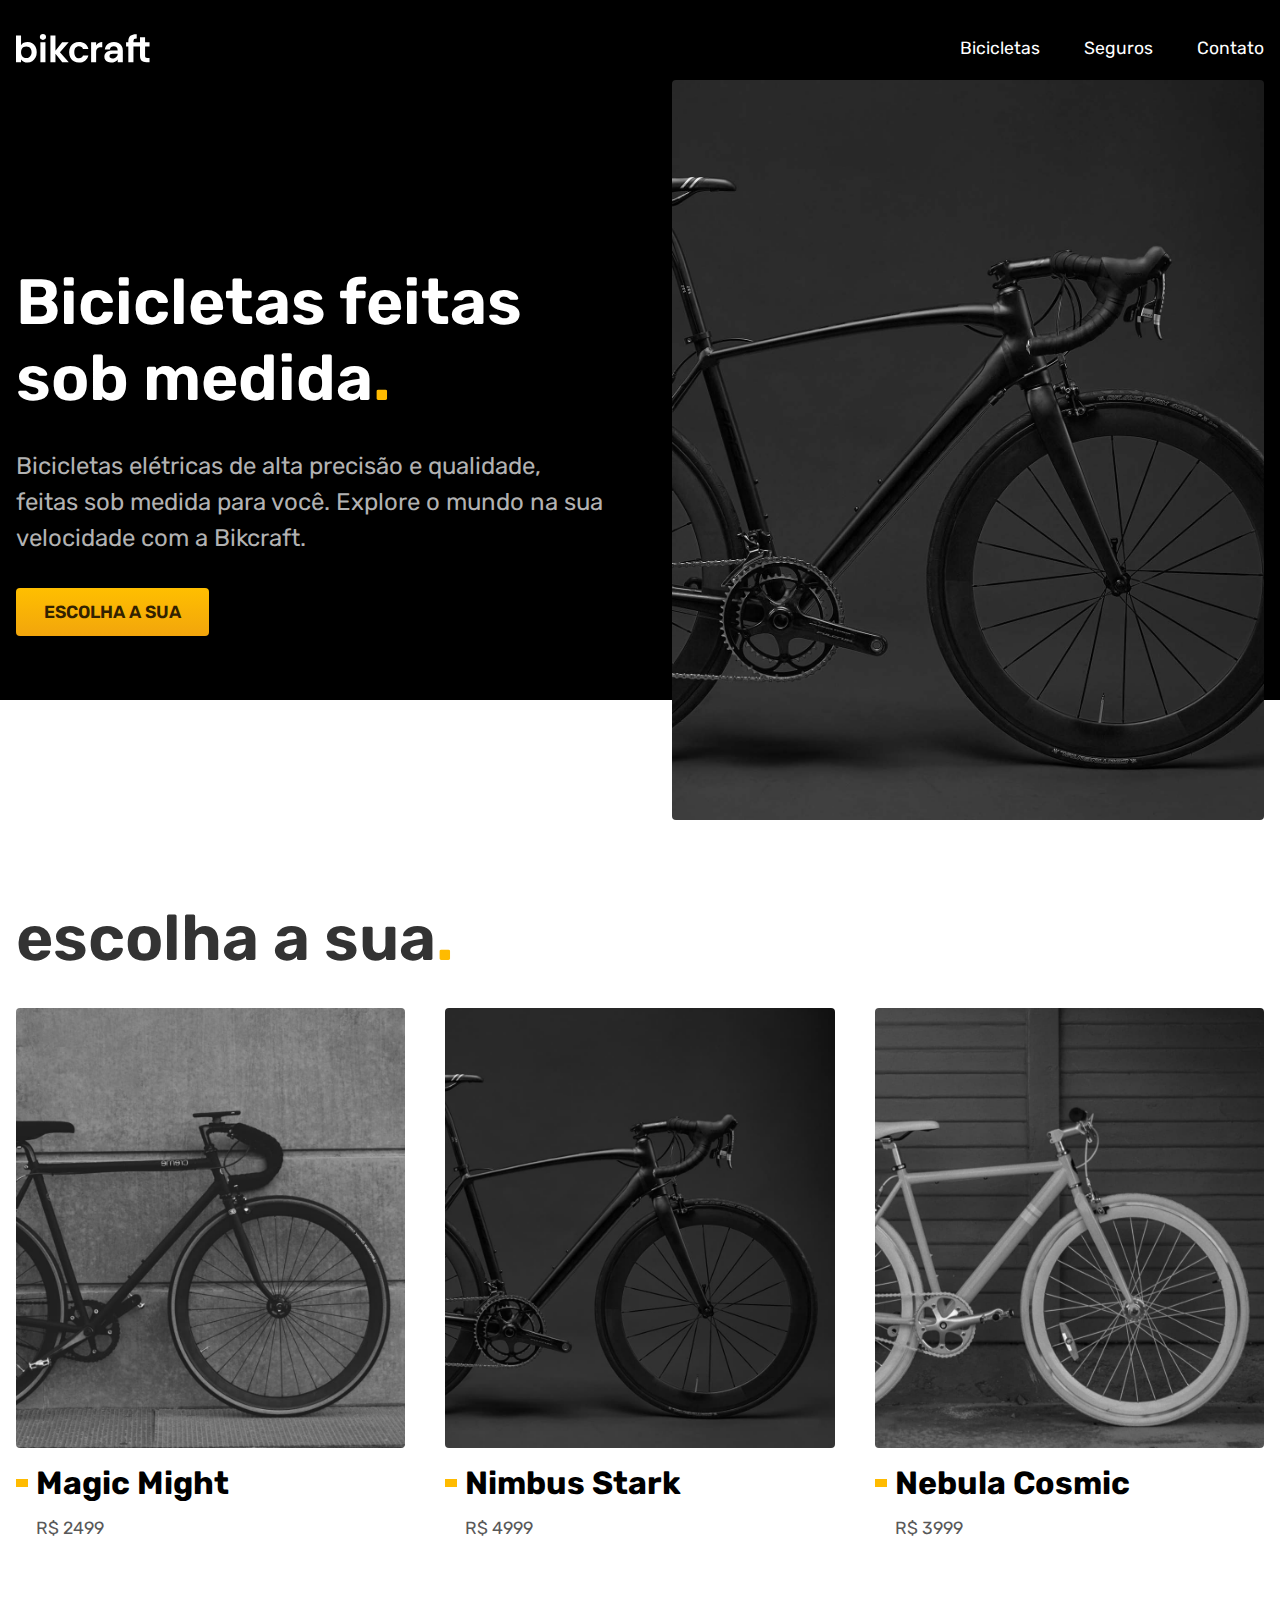
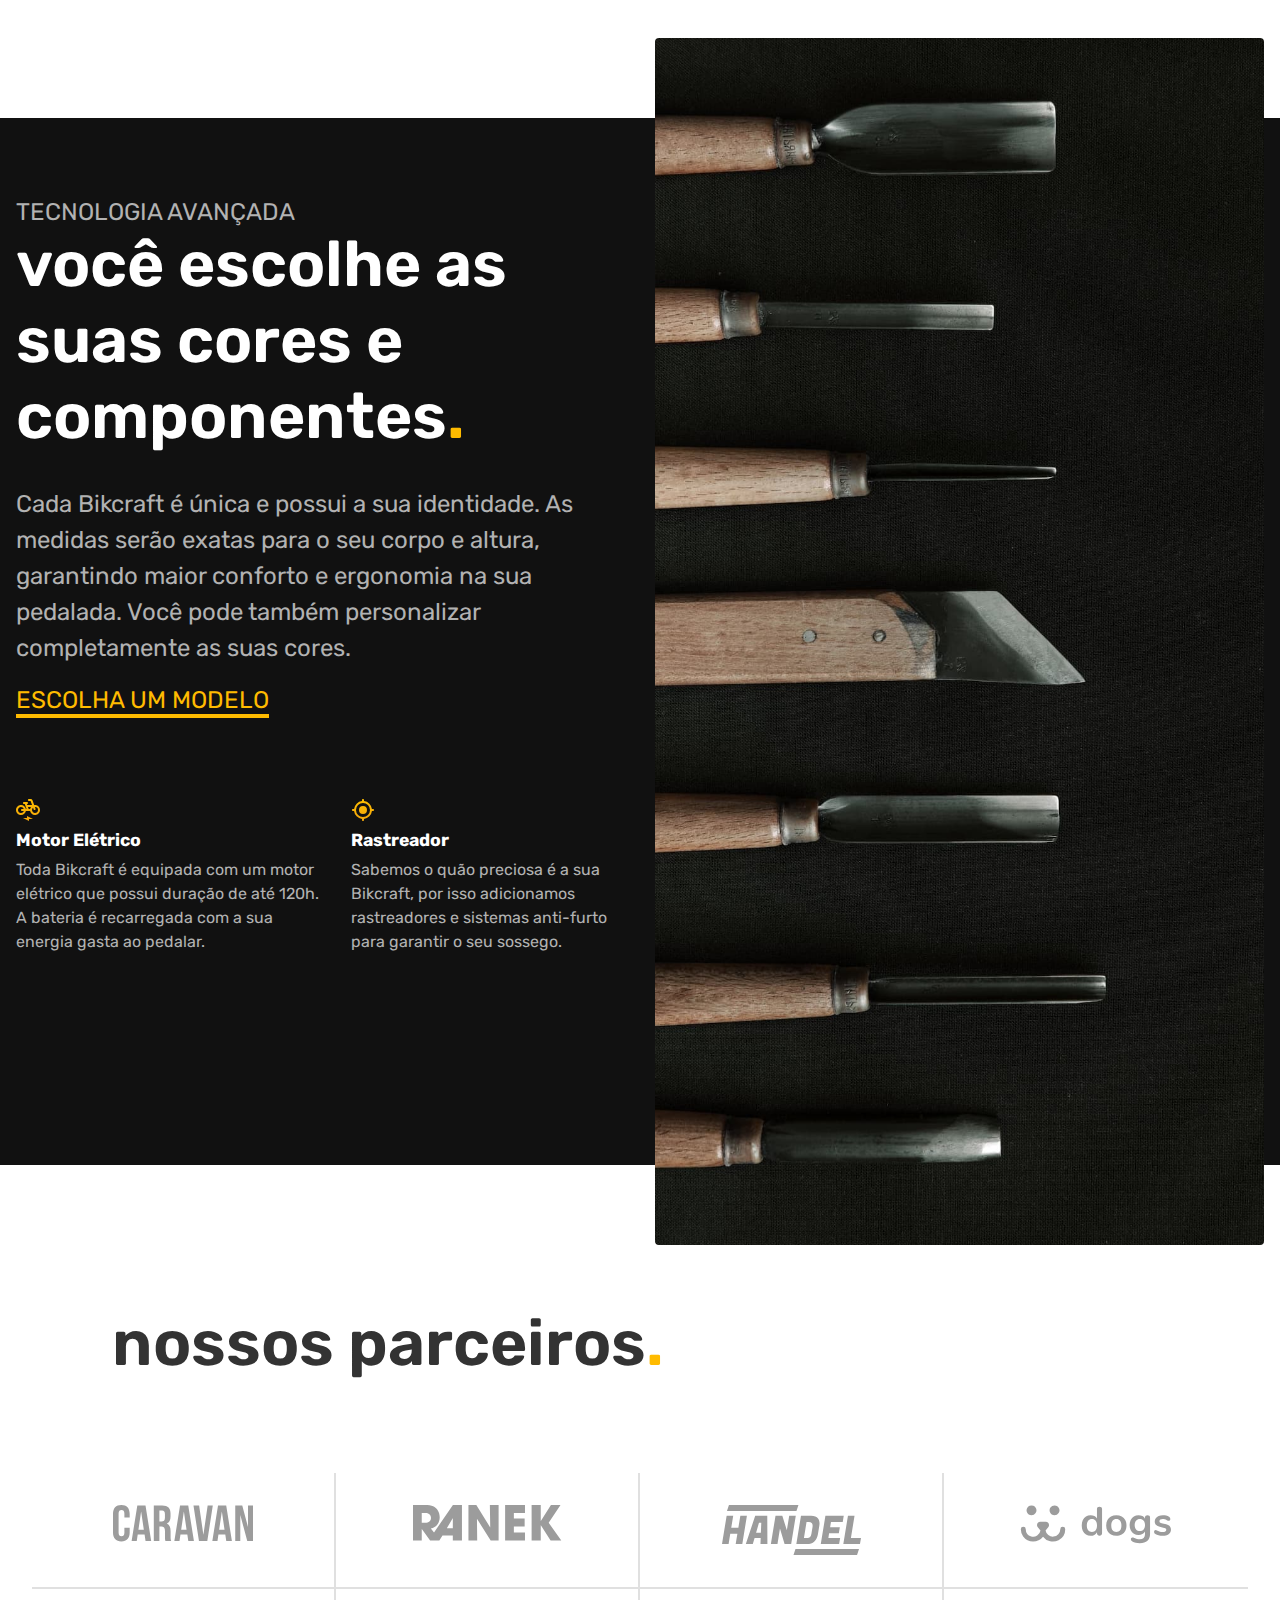
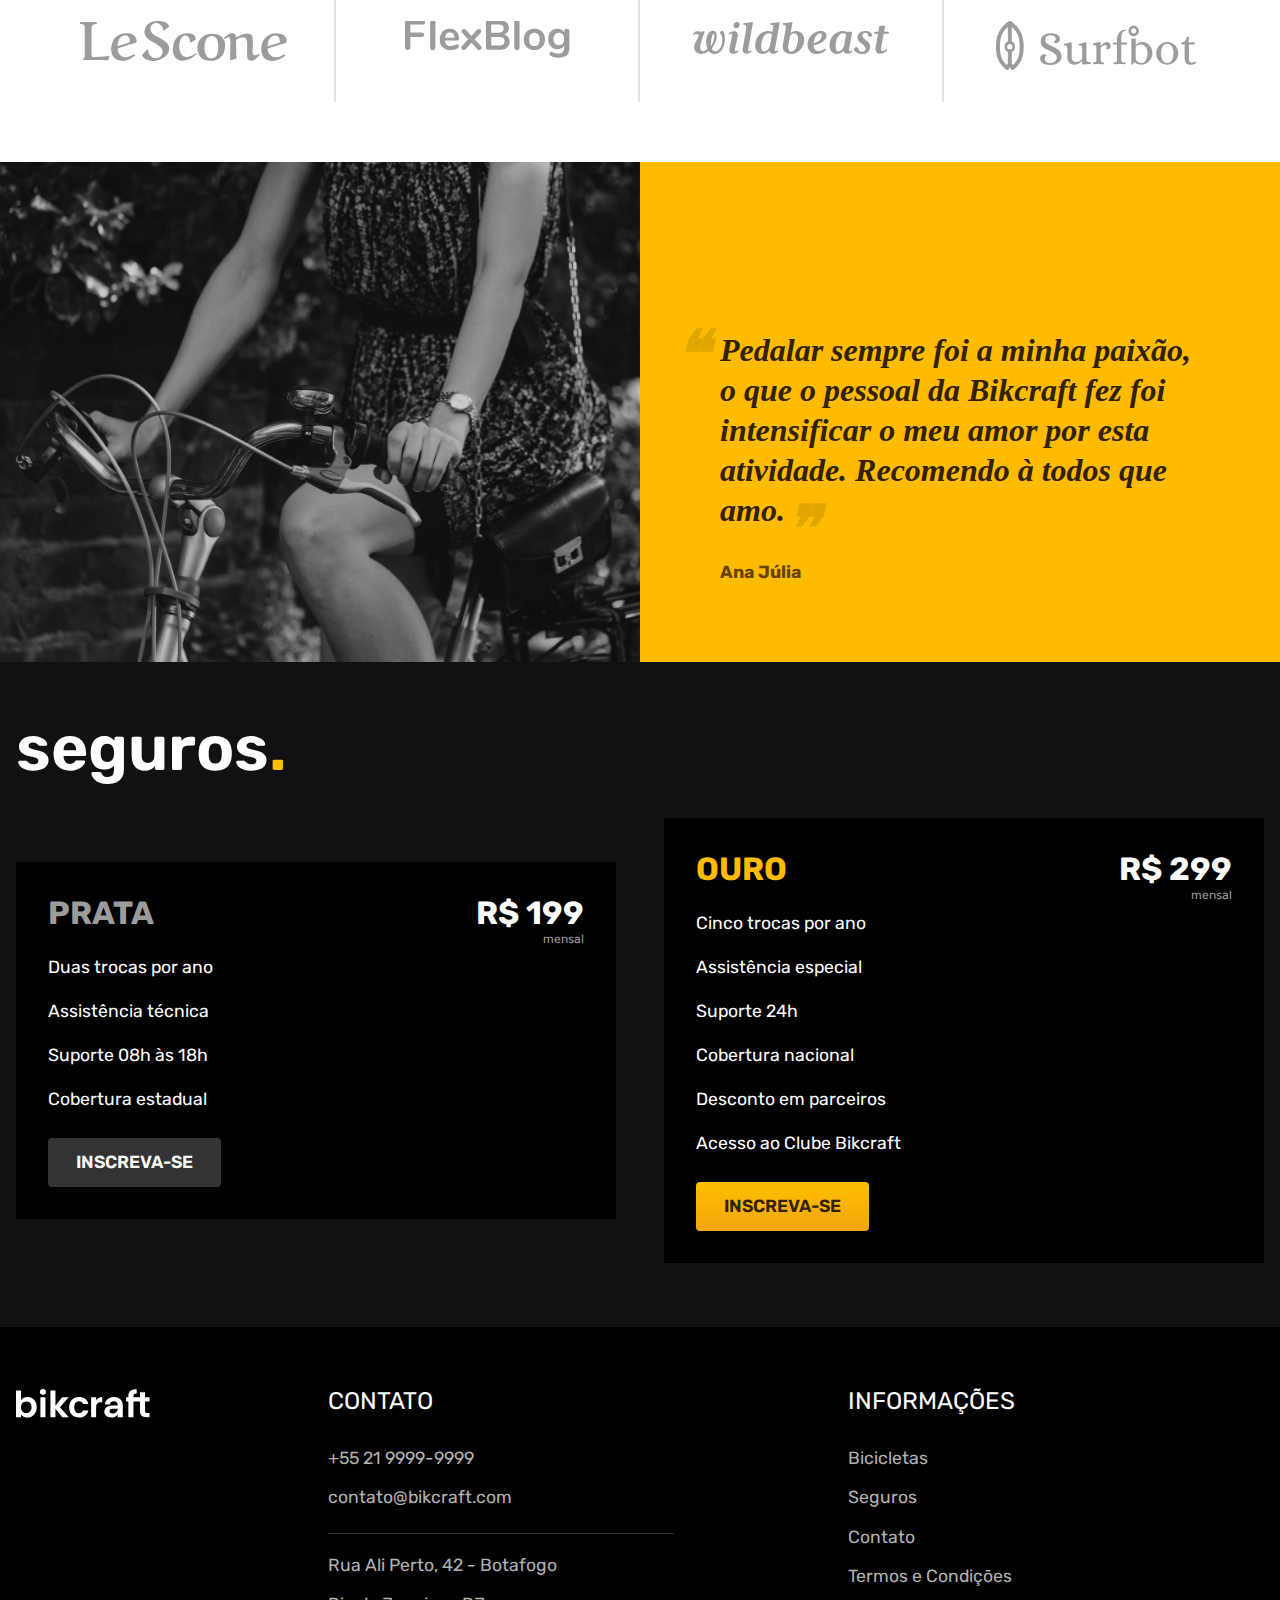
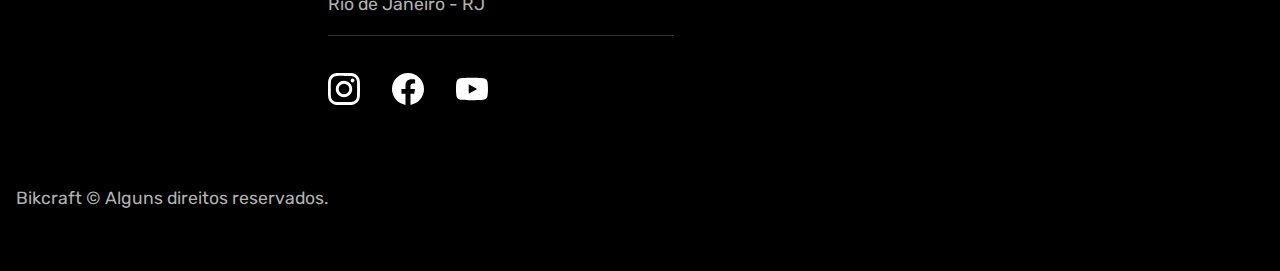
<file: index.html>
<!DOCTYPE html>
<html lang="pt-br">

<head>
  <meta charset="UTF-8">
  <meta name="viewport" content="width-device-width, initial-scale=1.0">
  <title>(BETA) Bikcraft - Bicicletas Elétricas</title>
  <meta name="description" content="Bicicletas elétricas de alta precisão e qualidade, feitas sob medida para você. Explore o mundo na sua velocidade com a Bikcraft.">
  <link rel="icon" href="./img/eletrica.svg" type="image/svg+xml">
  <link rel="preload" href="./css/style.css" as="style">
  <link rel="stylesheet" type="text/css" href="./css/style.css">
  <script>document.documentElement.className += " js";</script>
</head>

<body>
  <header class="header">
    <a href="./">
      <img src="./img/bikcraft.svg" width="136" height="32" alt="Bikcraft">
    </a>
    <nav aria-label="primaria">
      <button data-menu-mobile-button aria-controls="menu-mobile" aria-expanded="false">MENU</button>
      <div class="menu-mobile-container" data-menu-mobile-container>
        <ul class="header-menu" data-menu-mobile-list id="menu-mobile">
          <li><a href="./bicicletas.html">Bicicletas</a></li>
          <li><a href="./seguros.html">Seguros</a></li>
          <li><a href="./contato.html">Contato</a></li>
        </ul>
      </div>
    </nav>
  </header>
  <main class="introducao">
    <div>
      <h1 class="titulo fadeInDown" data-anime="200">Bicicletas feitas sob medida<span class="titulo-detalhe">.</span></h1>
      <p class="introducao-texto fadeInDown" data-anime="400">Bicicletas elétricas de alta precisão e qualidade, feitas sob medida para você. Explore o mundo na sua velocidade com a Bikcraft.</p>
      <a class="botao fadeInDown" data-anime="600" href="./bicicletas.html">Escolha a sua</a>
    </div>
    <picture class="fadeInDown" data-anime="800">
      <source media="(max-width: 1160px)" srcset="./img/nimbus.jpg">
      <img src="./img/introducao.jpg" width="1280" height="1600" alt="Bicicleta Preta">
    </picture>
  </main>
  <article class="bicicletas">
    <h2 class="titulo">escolha a sua<span class="titulo-detalhe">.</span></h2>
    <ul>
      <li>
        <a href="./bicicletas/magic.html">
          <img src="./img/magic-home.jpg" width="920" height="1040" alt="Bicicleta Magic Might">
          <h3>Magic Might</h3>
          <span class="bicicletas-preço">R$ 2499</span>
        </a>
      </li>
      <li>
        <a href="./bicicletas/nimbus.html">
          <img src="./img/nimbus-home.jpg" width="920" height="1040" alt="Bicicleta Nimbus Stark">
          <h3>Nimbus Stark</h3>
          <span class="bicicletas-preço">R$ 4999</span>
        </a>
      </li>
      <li>
        <a href="./bicicletas/nebula.html">
          <img src="./img/nebula-home.jpg" width="920" height="1040" alt="Bicicleta Nebula Cosmic">
          <h3>Nebula Cosmic</h3>
          <span class="bicicletas-preço">R$ 3999</span>
        </a>
      </li>
    </ul>
  </article>
  <article class="tecnologia">
    <div class="tecnologia-sobre">
      <span class="texto">TECNOLOGIA AVANÇADA</span>
      <h2 class="titulo">você escolhe as suas cores e componentes<span class="titulo-detalhe">.</span></h2>
      <p class="tecnologia-texto">Cada Bikcraft é única e possui a sua identidade. As medidas serão exatas para o seu corpo e altura, garantindo maior conforto e ergonomia na sua pedalada. Você pode também personalizar completamente as suas cores.</p>
      <a href="./bicicletas.html">Escolha um modelo</a>
      <ul>
        <li>
          <img src="./img/eletrica.svg" width="32" height="32" alt="">
          <h3>Motor Elétrico</h3>
          <p>Toda Bikcraft é equipada com um motor elétrico que possui duração de até 120h. A bateria é recarregada com a sua energia gasta ao pedalar.</p>
        </li>
        <li>
          <img src="./img/rastreador.svg" width="32" height="32" alt="">
          <h3>Rastreador</h3>
          <p>Sabemos o quão preciosa é a sua Bikcraft, por isso adicionamos rastreadores e sistemas anti-furto para garantir o seu sossego.</p>
        </li>
      </ul>
    </div>
    <div>
      <img class="tecnologia-imagem" src="./img/tecnologia.jpg" width="969" height="1920" alt="">
    </div>
  </article>
  <section class="parceiros" aria-label="Nossos Parceiros">
    <h2 class="titulo">nossos parceiros<span class="titulo-detalhe">.</span></h2>
    <ul>
      <li><img src="./img/caravan.svg" width="140" height="38" alt="Caravan"></li>
      <li><img src="./img/ranek.svg" width="149" height="36" alt="Ranek"></li>
      <li><img src="./img/handel.svg" width="139" height="50" alt="Handel"></li>
      <li><img src="./img/dogs.svg" width="152" height="39" alt="Dogs"></li>
      <li><img src="./img/lescone.svg" width="208" height="41" alt="LeScone"></li>
      <li><img src="./img/flexblog.svg" width="165" height="38" alt="FlexBlog"></li>
      <li><img src="./img/wildbeast.svg" width="196" height="34" alt="Wildbeast"></li>
      <li><img src="./img/surfbot.svg" width="200" height="49" alt="Surfbot"></li>
    </ul>
  </section>
  <section class="depoimento" aria-label="Depoimento">
    <div>
      <img src="./img/depoimento.jpg" width="1560" height="1219" alt="">
    </div>
    <div class="depoimento-mensagem">
      <blockquote>
        <p class="depoimento-texto">Pedalar sempre foi a minha paixão, o que o pessoal da Bikcraft fez foi intensificar o meu amor por esta atividade. Recomendo à todos que amo.</p>
      </blockquote>
      <span>Ana Júlia</span>
    </div>
  </section>
  <article class="seguros">
    <h2 class="titulo">seguros<span class="titulo-detalhe">.</span></h2>
    <div class="seguros-prata">
      <h3>Prata</h3>
      <div>
        <span class="seguros-preço">R$ 199</span>
        <span class="seguros-mes">mensal</span>
      </div>
      <ul>
        <li>Duas trocas por ano</li>
        <li>Assistência técnica</li>
        <li>Suporte 08h às 18h</li>
        <li>Cobertura estadual</li>
      </ul>
      <a class="botao" href="./orcamento.html">Inscreva-se</a>
    </div>
    <div class="seguros-ouro">
      <h3>Ouro</h3>
      <div>
        <span class="seguros-preço">R$ 299</span>
        <span class="seguros-mes">mensal</span>
      </div>
      <ul>
        <li>Cinco trocas por ano</li>
        <li>Assistência especial</li>
        <li>Suporte 24h</li>
        <li>Cobertura nacional</p>
        <li>Desconto em parceiros</li>
        <li>Acesso ao Clube Bikcraft</li>
      </ul>
      <a class="botao" href="./orcamento.html">Inscreva-se</a>
    </div>
  </article>
  <footer class="footer">
    <img class="footer-logo" src="./img/bikcraft.svg" width="136" height="32" alt="Bikcraft">
    <div>
      <h3>Contato</h3>
      <ul class="footer-contato">
        <li><a href="tel:+552199999999">+55 21 9999-9999</a></li>
        <li><a class="footer-email" href="mailto:contato@bikcraft.com">contato@bikcraft.com</a></li>
        <li>Rua Ali Perto, 42 - Botafogo</li>
        <li>Rio de Janeiro - RJ</li>
      </ul>
      <ul class="footer-redes">
        <li><a href="./"><img src="./img/instagram.svg" width="32" height="32" alt=""></a></li>
        <li><a href="./"><img src="./img/facebook.svg" width="32" height="32" alt=""></a></li>
        <li><a href="./"><img src="./img/youtube.svg" width="32" height="32" alt=""></a></li>
      </ul>
    </div>
    <div>
      <h3>Informações</h3>
      <nav>
        <ul class="footer-informacoes">
          <li><a href="./bicicletas.html">Bicicletas</a></li>
          <li><a href="./seguros.html">Seguros</a></li>
          <li><a href="./contato.html">Contato</a></li>
          <li><a href="./termos.html">Termos e Condições</a></li>
        </ul>
      </nav>
    </div>
    <p class="footer-copy">Bikcraft © Alguns direitos reservados.</p>
  </footer>

  <script src="./js/plugins/simple-anime.js"></script>
  <script type="module" src="./js/script.js"></script>
</body>

</html>
</file>
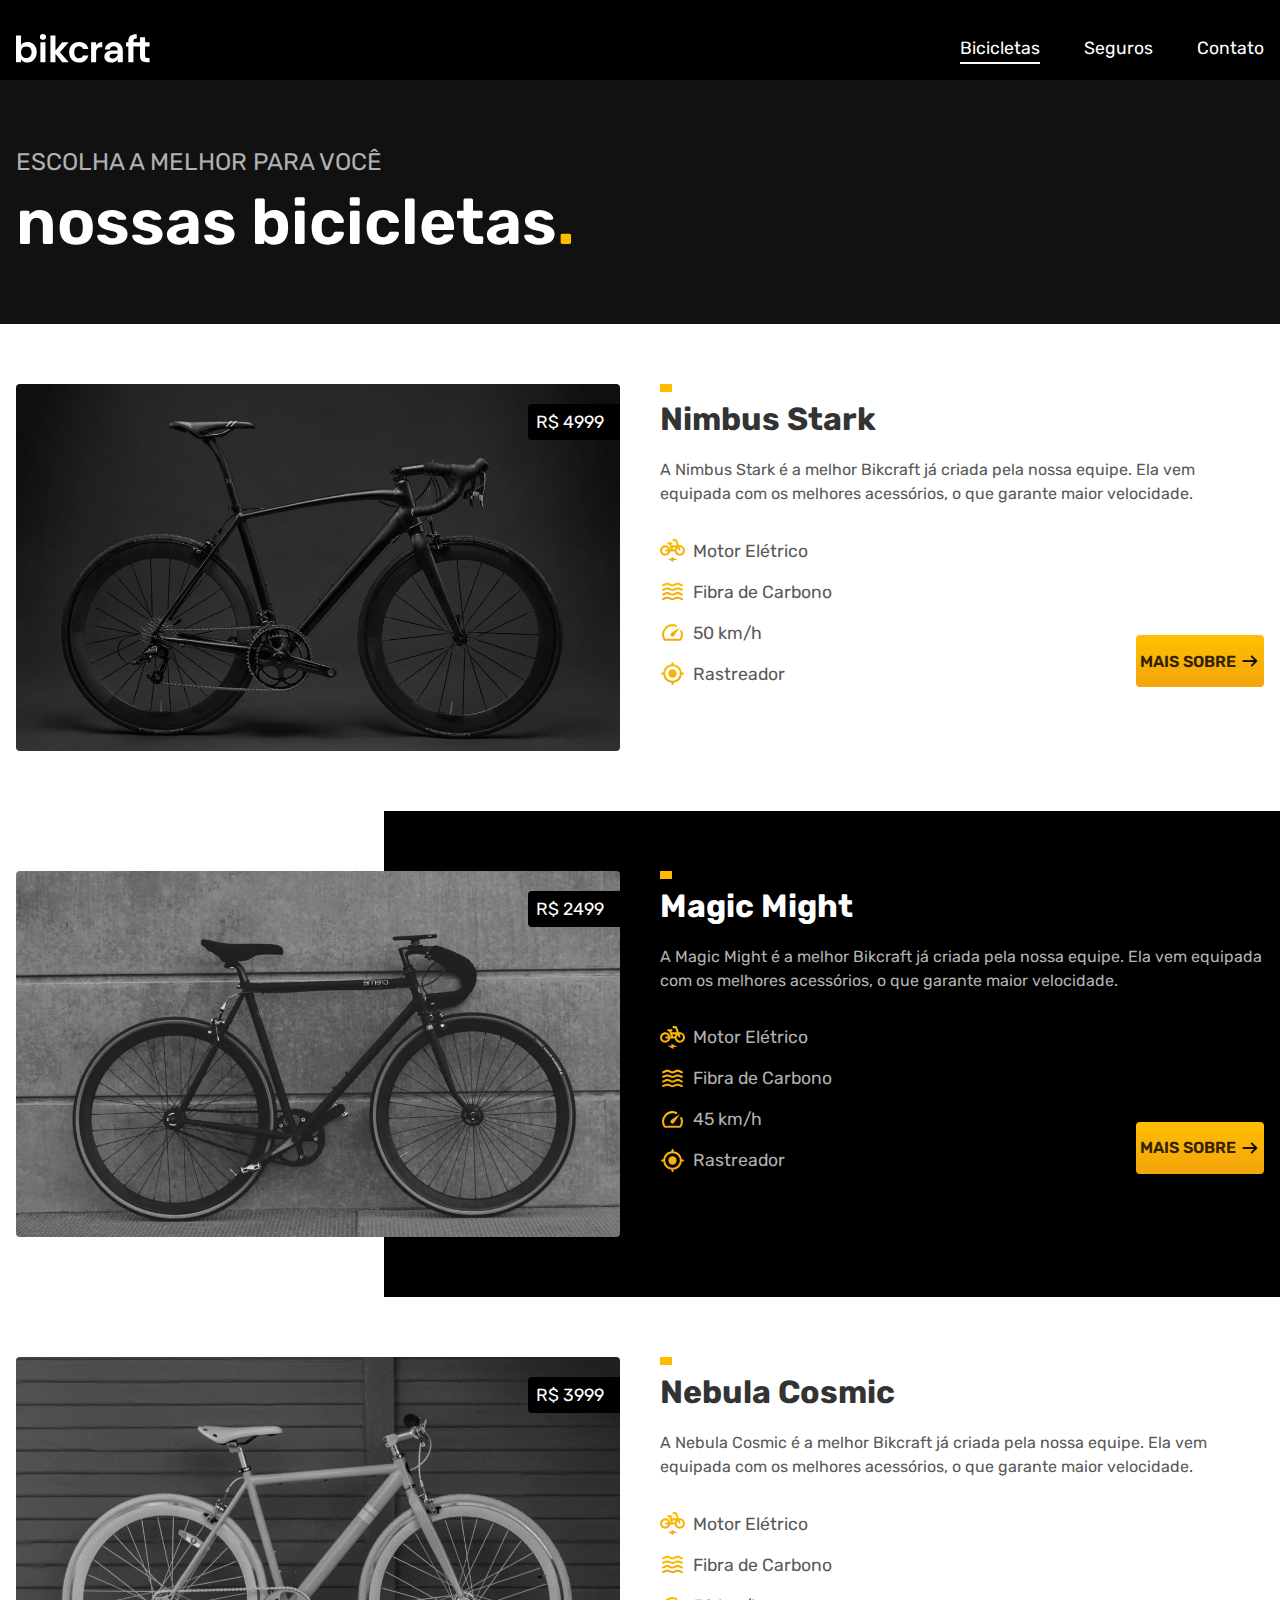
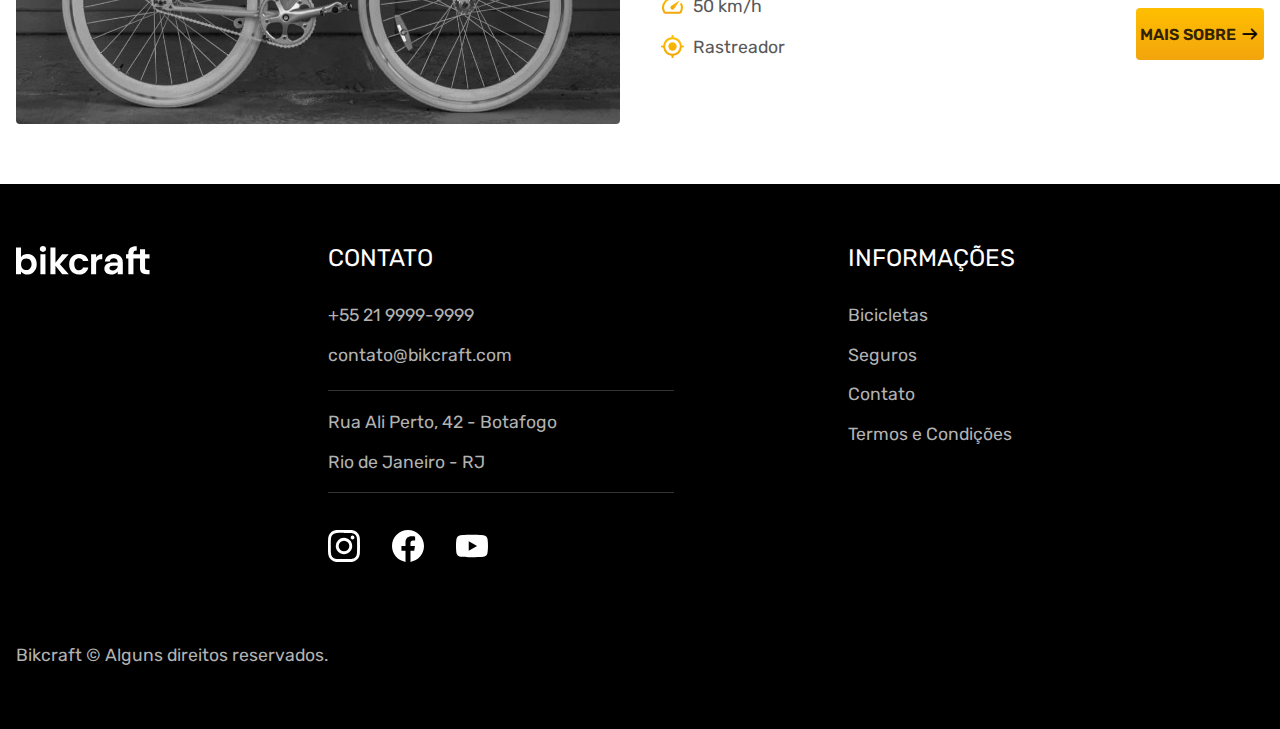
<file: bicicletas.html>
<!DOCTYPE html>
<html lang="pt-br">

<head>
  <meta charset="UTF-8">
  <meta name="viewport" content="width-device-width, initial-scale=1.0">
  <title>(BETA) Bicicletas | Bikcraft</title>
  <meta name="description" content="">
  <link rel="icon" href="./img/eletrica.svg" type="image/svg+xml">
  <link rel="preload" href="./css/style.css" as="style">
  <link rel="stylesheet" type="text/css" href="./css/style.css">
  <script>document.documentElement.className += " js";</script>
</head>

<body>
  <header class="header">
    <a href="./">
      <img src="./img/bikcraft.svg" alt="Bikcraft">
    </a>
    <nav aria-label="primaria">
      <button data-menu-mobile-button aria-controls="menu-mobile" aria-expanded="false">MENU</button>
      <div class="menu-mobile-container" data-menu-mobile-container>
        <ul class="header-menu" data-nav-detail data-menu-mobile-list id="menu-mobile">
          <li><a href="./bicicletas.html">Bicicletas</a></li>
          <li><a href="./seguros.html">Seguros</a></li>
          <li><a href="./contato.html">Contato</a></li>
        </ul>
      </div>
    </nav>
  </header>

  <main>
    <div class="container">
      <p class="texto">ESCOLHA A MELHOR PARA VOCÊ</p>
      <h1 class="titulo">nossas bicicletas<span class="titulo-detalhe">.</span></h1>
    </div>
    <div class="bicicletas-lista">
      <ul>
        <li class="bicicletas-item">
          <div class="bicicletas-container">
            <img class="bicicletas-imagem" src="./img/nimbus.jpg" alt="Bicicleta ">
            <span>R$ 4999</span>
          </div>
          <div>
            <h2>Nimbus Stark</h2>
            <p>A Nimbus Stark é a melhor Bikcraft já criada pela nossa equipe. Ela vem equipada com os melhores acessórios, o que garante maior velocidade.</p>
            <ul>
              <li>
                <img src="./img/eletrica.svg" alt="">
                Motor Elétrico
              </li>
              <li>
                <img src="./img/carbono.svg" alt="">
                Fibra de Carbono
              </li>
              <li>
                <img src="./img/velocidade.svg" alt="">
                50 km/h
              </li>
              <li>
                <img src="./img/rastreador.svg" alt="">
                Rastreador
              </li>
              <a class="botao-right-arrow" href="./bicicletas/nimbus.html">Mais sobre</a>
            </ul>
          </div>
        </li>
        <li class="bicicletas-item bicicletas-bg">
          <div class="bicicletas-container">
            <img class="bicicletas-imagem" src="./img/magic.jpg" alt="Bicicleta ">
            <span>R$ 2499</span>
          </div>
          <div>
            <h2>Magic Might</h2>
            <p>A Magic Might é a melhor Bikcraft já criada pela nossa equipe. Ela vem equipada com os melhores acessórios, o que garante maior velocidade.</p>
            <ul>
              <li>
                <img src="./img/eletrica.svg" alt="">
                Motor Elétrico
              </li>
              <li>
                <img src="./img/carbono.svg" alt="">
                Fibra de Carbono
              </li>
              <li>
                <img src="./img/velocidade.svg" alt="">
                45 km/h
              </li>
              <li>
                <img src="./img/rastreador.svg" alt="">
                Rastreador
              </li>
              <a class="botao-right-arrow" href="./bicicletas/magic.html">Mais sobre</a>
            </ul>
          </div>
        </li>
        <li class="bicicletas-item">
          <div class="bicicletas-container">
            <img class="bicicletas-imagem" src="./img/nebula.jpg" alt="Bicicleta ">
            <span>R$ 3999</span>
          </div>
          <div>
            <h2>Nebula Cosmic</h2>
            <p>A Nebula Cosmic é a melhor Bikcraft já criada pela nossa equipe. Ela vem equipada com os melhores acessórios, o que garante maior velocidade.</p>
            <ul>
              <li>
                <img src="./img/eletrica.svg" alt="">
                Motor Elétrico
              </li>
              <li>
                <img src="./img/carbono.svg" alt="">
                Fibra de Carbono
              </li>
              <li>
                <img src="./img/velocidade.svg" alt="">
                50 km/h
              </li>
              <li>
                <img src="./img/rastreador.svg" alt="">
                Rastreador
              </li>
              <a class="botao-right-arrow" href="./bicicletas/nebula.html">Mais sobre</a>
            </ul>
          </div>
        </li>
      </ul>
    </div>
  </main>

  <footer class="footer">
    <img class="footer-logo" src="./img/bikcraft.svg" alt="Bikcraft">
    <div>
      <h3>Contato</h3>
      <ul class="footer-contato">
        <li><a href="tel:+552199999999">+55 21 9999-9999</a></li>
        <li><a class="footer-email" href="mailto:contato@bikcraft.com">contato@bikcraft.com</a></li>
        <li>Rua Ali Perto, 42 - Botafogo</li>
        <li>Rio de Janeiro - RJ</li>
      </ul>
      <ul class="footer-redes">
        <li><a href="./"><img src="./img/instagram.svg" alt=""></a></li>
        <li><a href="./"><img src="./img/facebook.svg" alt=""></a></li>
        <li><a href="./"><img src="./img/youtube.svg" alt=""></a></li>
      </ul>
    </div>
    <div>
      <h3>Informações</h3>
      <nav>
        <ul class="footer-informacoes">
          <li><a href="./bicicletas.html">Bicicletas</a></li>
          <li><a href="./seguros.html">Seguros</a></li>
          <li><a href="./contato.html">Contato</a></li>
          <li><a href="./termos.html">Termos e Condições</a></li>
        </ul>
      </nav>
    </div>
    <p class="footer-copy">Bikcraft © Alguns direitos reservados.</p>
  </footer>
  <script type="module" src="./js/script.js"></script>
</body>

</html>
</file>
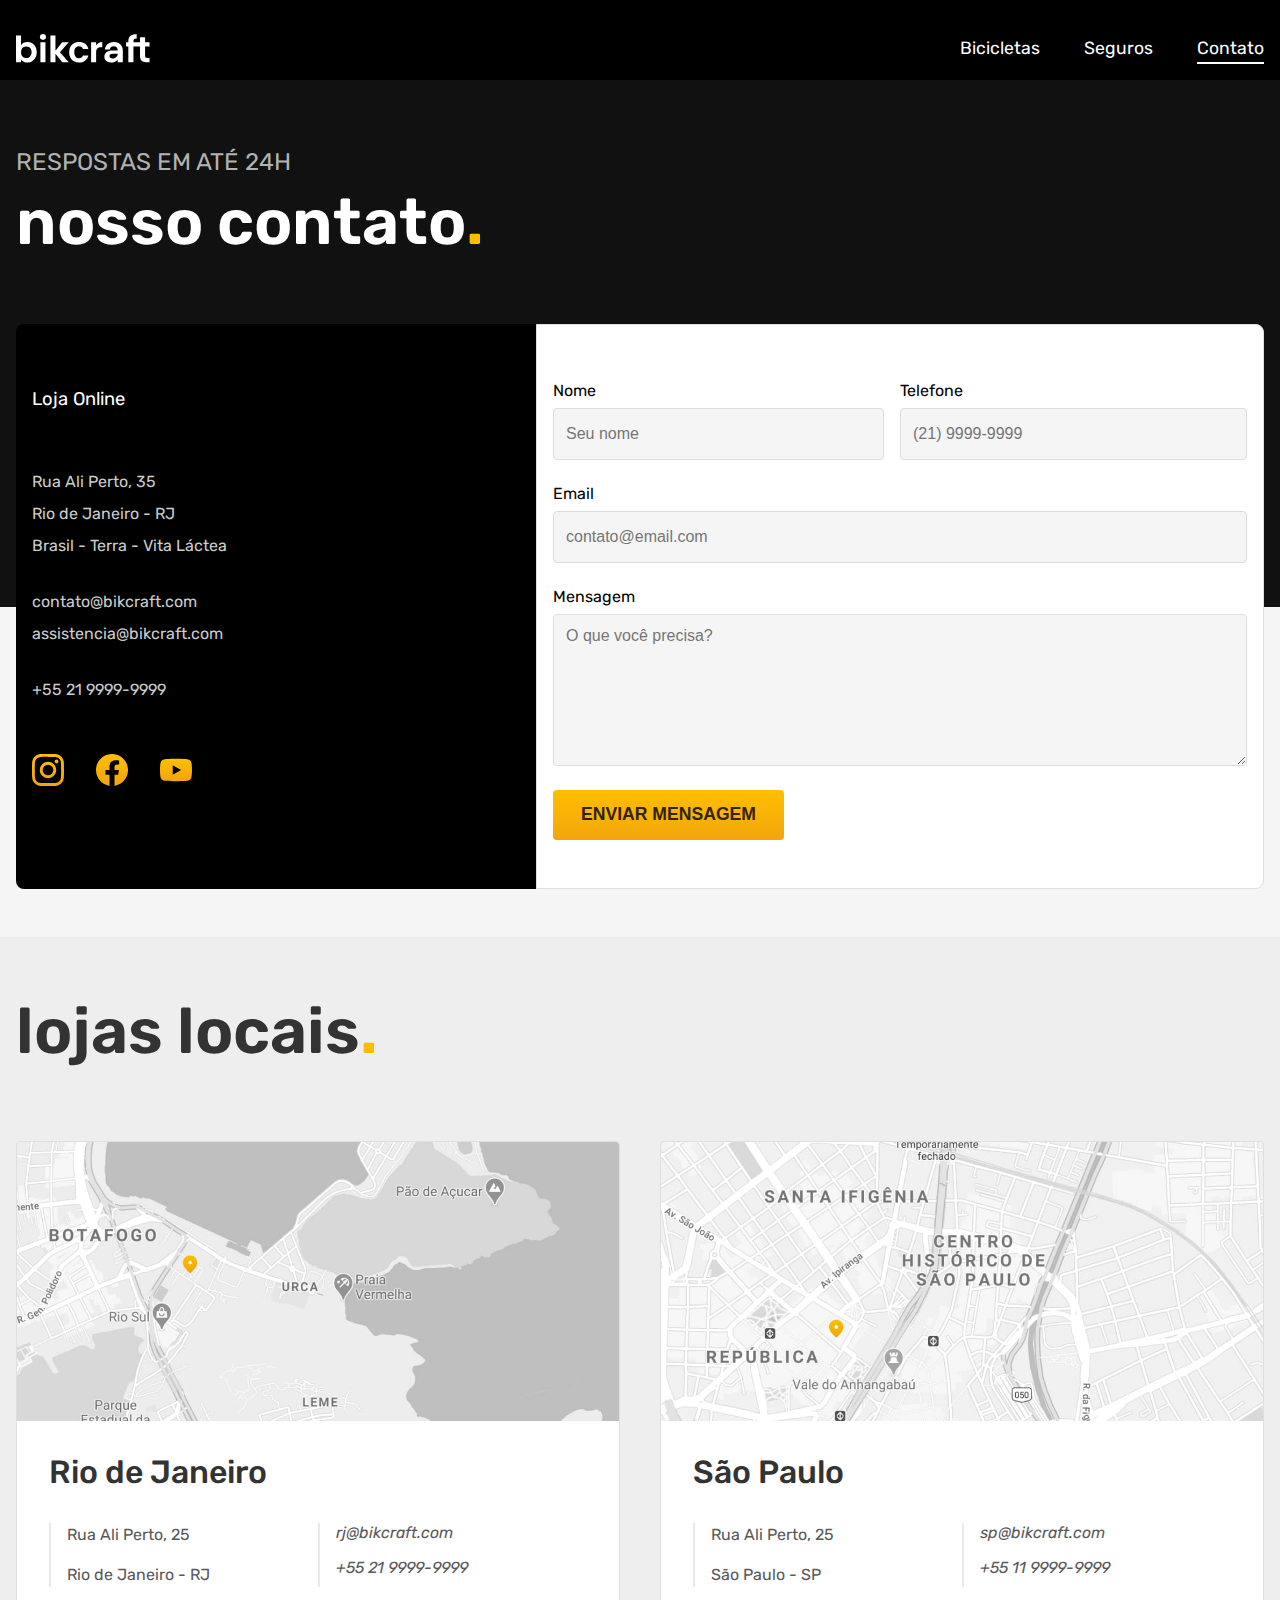
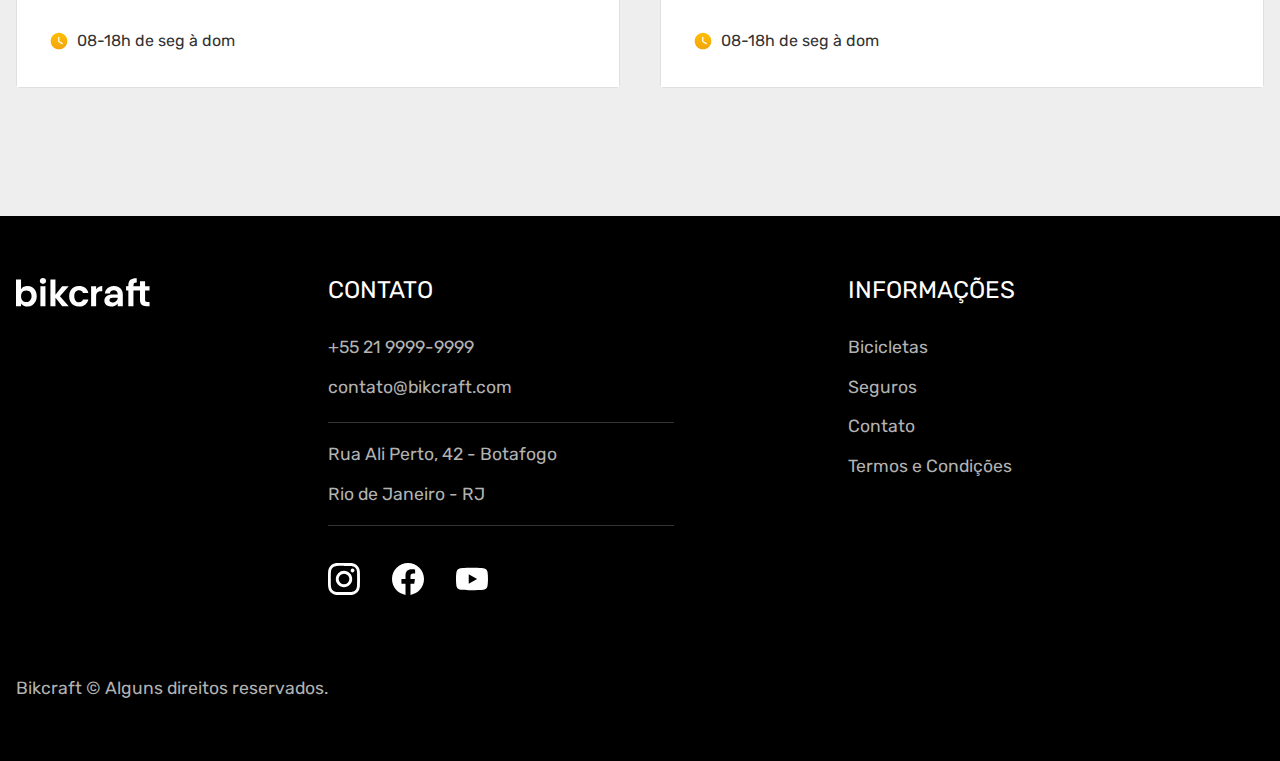
<file: contato.html>
<!DOCTYPE html>
<html lang="pt-br">

<head>
  <meta charset="UTF-8">
  <meta name="viewport" content="width-device-width, initial-scale=1.0">
  <title>(BETA) Contato | Bikcraft</title>
  <meta name="description" content="">
  <link rel="icon" href="./img/eletrica.svg" type="image/svg+xml">
  <link rel="preload" href="./css/style.css" as="style">
  <link rel="stylesheet" type="text/css" href="./css/style.css">
  <script>document.documentElement.className += " js";</script>
</head>

<body>
  <header class="header">
    <a href="./">
      <img src="./img/bikcraft.svg" alt="Bikcraft">
    </a>
    <nav aria-label="primaria">
      <button data-menu-mobile-button aria-controls="menu-mobile" aria-expanded="false">MENU</button>
      <div class="menu-mobile-container" data-menu-mobile-container>
        <ul class="header-menu" data-nav-detail data-menu-mobile-list id="menu-mobile">
          <li><a href="./bicicletas.html">Bicicletas</a></li>
          <li><a href="./seguros.html">Seguros</a></li>
          <li><a href="./contato.html">Contato</a></li>
        </ul>
      </div>
    </nav>
  </header>

  <main class="contato">
    <div class="container">
      <p class="texto">RESPOSTAS EM ATÉ 24H</p>
      <h1 class="titulo">nosso contato<span class="titulo-detalhe">.</span></h1>
    </div>
    <div class="contato-container">
      <div class="contato-endereco">
        <h2>Loja Online</h2>
        <ul>
          <li>Rua Ali Perto, 35</li>
          <li>Rio de Janeiro - RJ</li>
          <li>Brasil - Terra - Vita Láctea</li>
        </ul>
        <adress>
          <a href="mailto:contato@bikcraft.com">contato@bikcraft.com</a>
          <a href="mailto:assistencia@bikcraft.com">assistencia@bikcraft.com</a>
          <a class="contato-numero" href="tel:+552199999999">+55 21 9999-9999</a>
        </adress>
        <ul class="contato-redes">
          <li><a href="./"><img src="./img/instagram-p.svg" alt=""></a></li>
          <li><a href="./"><img src="./img/facebook-p.svg" alt=""></a></li>
          <li><a href="./"><img src="./img/youtube-p.svg" alt=""></a></li>
        </ul>
      </div>
      <div class="contato-form">
        <form class="form" action="./contato.html">

          <label for="nome">Nome</label>
          <input class="form-nome" type="text" id="nome" name="nome" placeholder="Seu nome" required>

          <label class="form-label-telefone" for="telefone">Telefone</label>
          <input class="form-telefone" type="text" id="telefone" name="telefone" placeholder="(21) 9999-9999" required>

          <label for="email">Email</label>
          <input class="form-email" type="email" id="email" name="email" placeholder="contato@email.com" required>

          <label for="mensagem">Mensagem</label>
          <textarea class="form-mensagem" name="mensagem" id="mensagem" rows="7" placeholder="O que você precisa?" required></textarea>

          <button class="botao">Enviar mensagem</button>
        </form>
      </div>
    </div>
  </main>

  <article class="contato-lojas">
    <h2 class="titulo">lojas locais<span class="titulo-detalhe">.</span></h2>

    <div class="contato-lojas-container">
      <img src="./img/rj.jpg" alt="Rio de Janeiro">
      <div class="contato-lojas-conteudo">
        <h3>Rio de Janeiro</h3>
        <div class="contato-lojas-endereco">
          <p>Rua Ali Perto, 25</p>
          <p>Rio de Janeiro - RJ</p>
        </div>
        <address>
          <a href="mailto:rj@bikcraft.com">rj@bikcraft.com</a>
          <a href="tel:+552199999999">+55 21 9999-9999</a>
        </address>
        <p class="contato-lojas-horario"><img src="./img/horario.svg" alt="">08-18h de seg à dom</p>
      </div>
    </div>
    <div class="contato-lojas-container">
      <img src="./img/sp.jpg" alt="São Paulo">
      <div class="contato-lojas-conteudo">
        <h3>São Paulo</h3>
        <div class="contato-lojas-endereco">
          <p>Rua Ali Perto, 25</p>
          <p>São Paulo - SP</p>
        </div>
        <address>
          <a href="mailto:sp@bikcraft.com">sp@bikcraft.com</a>
          <a href="tel:+551199999999">+55 11 9999-9999</a>
        </address>
        <p class="contato-lojas-horario"><img src="./img/horario.svg" alt="">08-18h de seg à dom</param>
      </div>
    </div>
  </article>

  <footer class="footer">
    <img class="footer-logo" src="./img/bikcraft.svg" alt="Bikcraft">
    <div>
      <h3>Contato</h3>
      <ul class="footer-contato">
        <li><a href="tel:+552199999999">+55 21 9999-9999</a></li>
        <li><a class="footer-email" href="mailto:contato@bikcraft.com">contato@bikcraft.com</a></li>
        <li>Rua Ali Perto, 42 - Botafogo</li>
        <li>Rio de Janeiro - RJ</li>
      </ul>
      <ul class="footer-redes">
        <li><a href="./"><img src="./img/instagram.svg" alt=""></a></li>
        <li><a href="./"><img src="./img/facebook.svg" alt=""></a></li>
        <li><a href="./"><img src="./img/youtube.svg" alt=""></a></li>
      </ul>
    </div>
    <div>
      <h3>Informações</h3>
      <nav>
        <ul class="footer-informacoes">
          <li><a href="./bicicletas.html">Bicicletas</a></li>
          <li><a href="./seguros.html">Seguros</a></li>
          <li><a href="./contato.html">Contato</a></li>
          <li><a href="./termos.html">Termos e Condições</a></li>
        </ul>
      </nav>
    </div>
    <p class="footer-copy">Bikcraft © Alguns direitos reservados.</p>
  </footer>
  <script type="module" src="./js/script.js"></script>
</body>

</html>
</file>
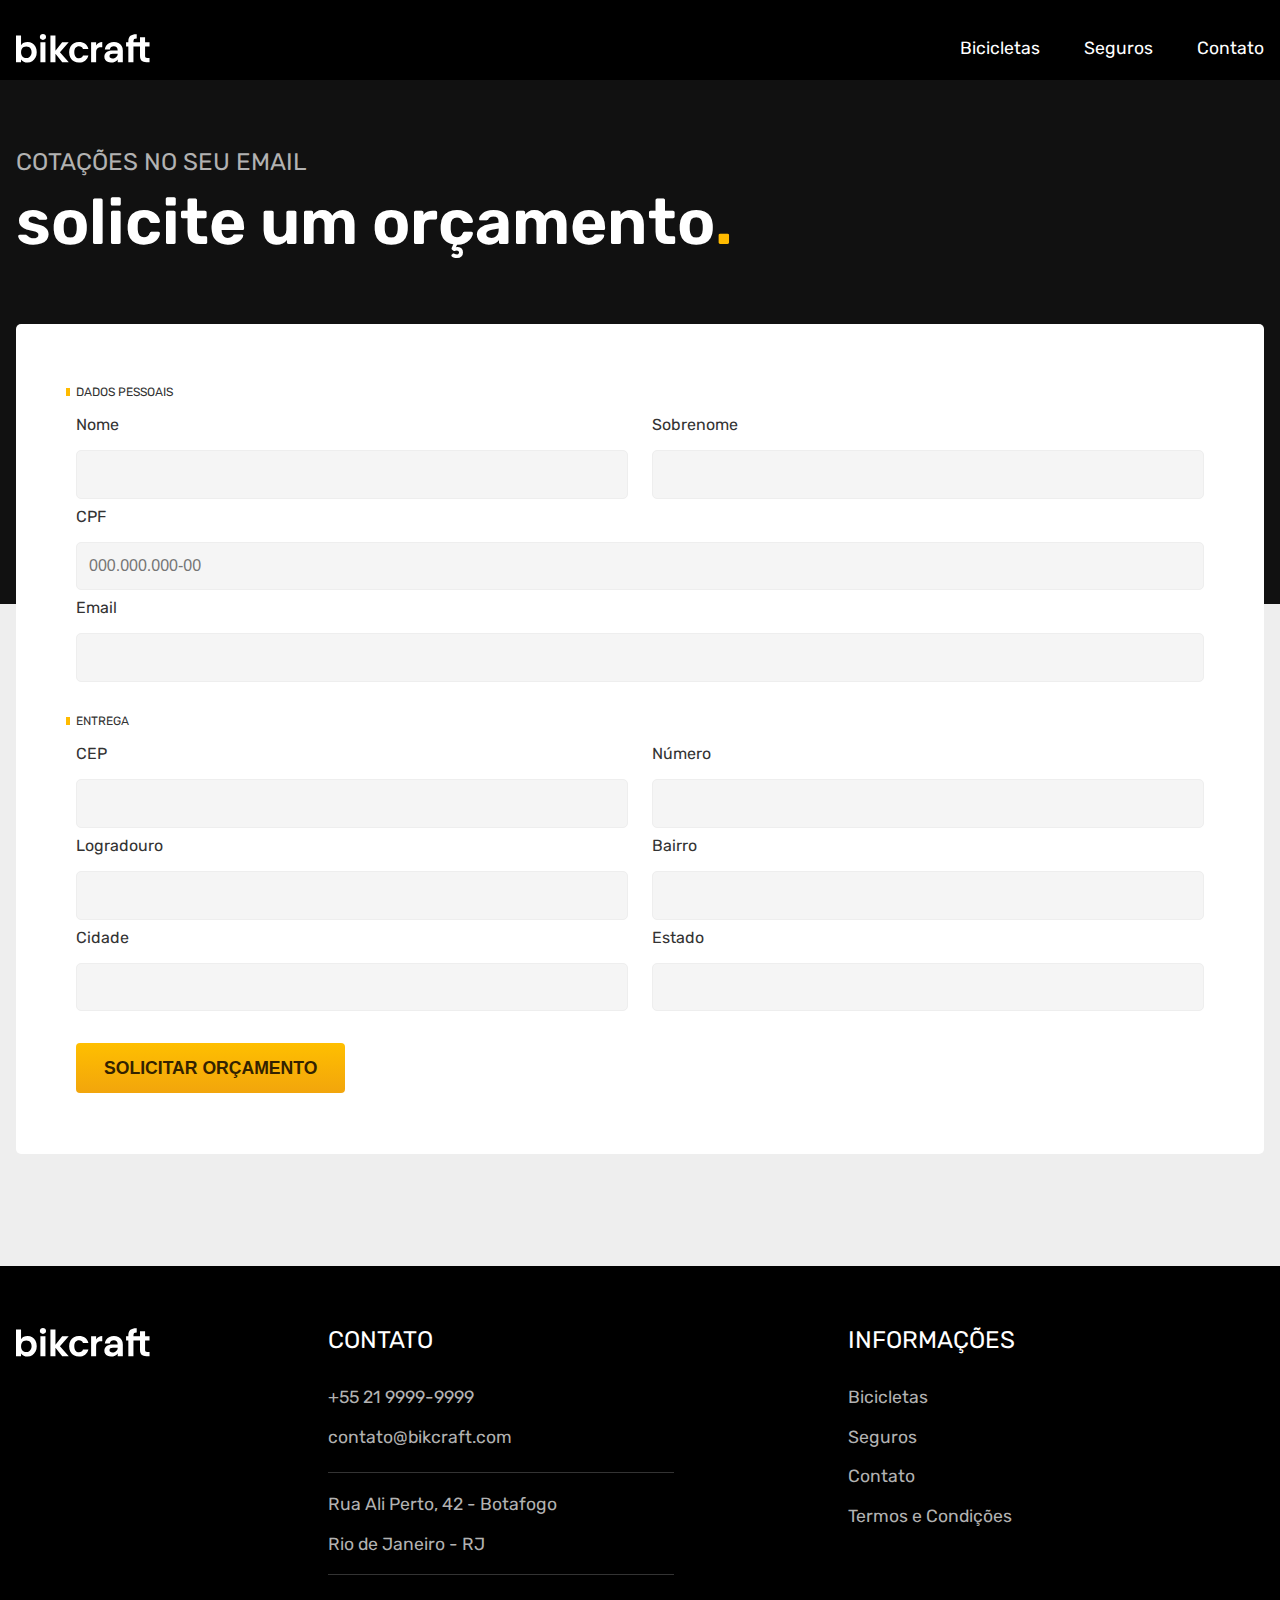
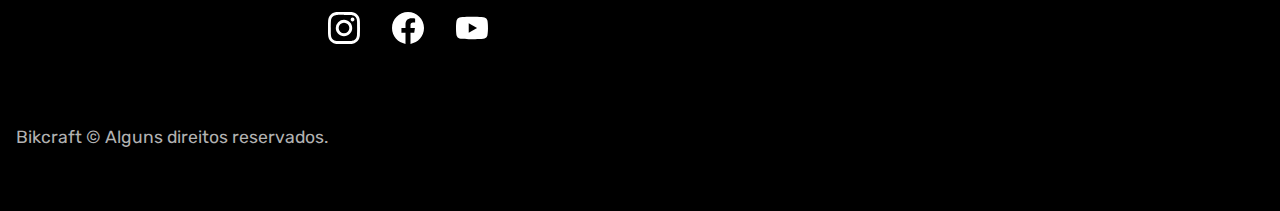
<file: orcamento.html>
<!DOCTYPE html>
<html lang="pt-br">

<head>
  <meta charset="UTF-8">
  <meta name="viewport" content="width-device-width, initial-scale=1.0">
  <title>(BETA) Orçamento | Bikcraft</title>
  <meta name="description" content="">
  <link rel="icon" href="./img/eletrica.svg" type="image/svg+xml">
  <link rel="preload" href="./css/style.css" as="style">
  <link rel="stylesheet" type="text/css" href="./css/style.css">
  <script>document.documentElement.className += " js";</script>
</head>

<body>
  <header class="header">
    <a href="./">
      <img src="./img/bikcraft.svg" alt="Bikcraft">
    </a>
    <nav aria-label="primaria">
      <button data-menu-mobile-button aria-controls="menu-mobile" aria-expanded="false">MENU</button>
      <div class="menu-mobile-container" data-menu-mobile-container>
        <ul class="header-menu" data-menu-mobile-list id="menu-mobile">
          <li><a href="./bicicletas.html">Bicicletas</a></li>
          <li><a href="./seguros.html">Seguros</a></li>
          <li><a href="./contato.html">Contato</a></li>
        </ul>
      </div>
    </nav>
  </header>

  <main class="orcamento">
    <div class="container">
      <p class="texto">COTAÇÕES NO SEU EMAIL</p>
      <h1 class="titulo">solicite um orçamento<span class="titulo-detalhe">.</span></h1>
    </div>

    <form class="orcamento-form" action="./orcamento.html">
      <h2>DADOS PESSOAIS</h2>

      <div>
        <label for="nome">Nome</label>
        <input type="text" id="nome" name="nome" required>
      </div>

      <div>
        <label for="sobrenome">Sobrenome</label>
        <input type="text" id="sobrenome" name="sobrenome" required>
      </div>

      <div class="orcamento-cpf">
        <label for="cpf">CPF</label>
        <input type="text" id="cpf" name="cpf" placeholder="000.000.000-00" required>
      </div>

      <div class="orcamento-email">
        <label for="email">Email</label>
        <input type="email" id="email" name="email" required>
      </div>

      <h2 class="orcamento-entrega">ENTREGA</h2>

      <div>
        <label for="cep">CEP</label>
        <input type="text" id="cep" name="cep" required>
      </div>

      <div>
        <label for="numero">Número</label>
        <input type="text" id="numero" name="numero" required>
      </div>

      <div>
        <label for="logradouro">Logradouro</label>
        <input type="text" id="logradouro" name="logradouro" required>
      </div>

      <div>
        <label for="bairro">Bairro</label>
        <input type="text" id="bairro" name="bairro" required>
      </div>

      <div>
        <label for="cidade">Cidade</label>
        <input type="text" id="cidade" name="cidade" required>
      </div>

      <div>
        <label for="estado">Estado</label>
        <input type="text" id="estado" name="estado" required>
      </div>

      <button class="botao">SOLICITAR ORÇAMENTO</button>
    </form>
  </main>

  <footer class="footer">
    <img class="footer-logo" src="./img/bikcraft.svg" alt="Bikcraft">
    <div>
      <h3>Contato</h3>
      <ul class="footer-contato">
        <li><a href="tel:+552199999999">+55 21 9999-9999</a></li>
        <li><a class="footer-email" href="mailto:contato@bikcraft.com">contato@bikcraft.com</a></li>
        <li>Rua Ali Perto, 42 - Botafogo</li>
        <li>Rio de Janeiro - RJ</li>
      </ul>
      <ul class="footer-redes">
        <li><a href="./"><img src="./img/instagram.svg" alt=""></a></li>
        <li><a href="./"><img src="./img/facebook.svg" alt=""></a></li>
        <li><a href="./"><img src="./img/youtube.svg" alt=""></a></li>
      </ul>
    </div>
    <div>
      <h3>Informações</h3>
      <nav>
        <ul class="footer-informacoes">
          <li><a href="./bicicletas.html">Bicicletas</a></li>
          <li><a href="./seguros.html">Seguros</a></li>
          <li><a href="./contato.html">Contato</a></li>
          <li><a href="./termos.html">Termos e Condições</a></li>
        </ul>
      </nav>
    </div>
    <p class="footer-copy">Bikcraft © Alguns direitos reservados.</p>
  </footer>

  <script type="module" src="./js/script.js"></script>
</body>

</html>
</file>
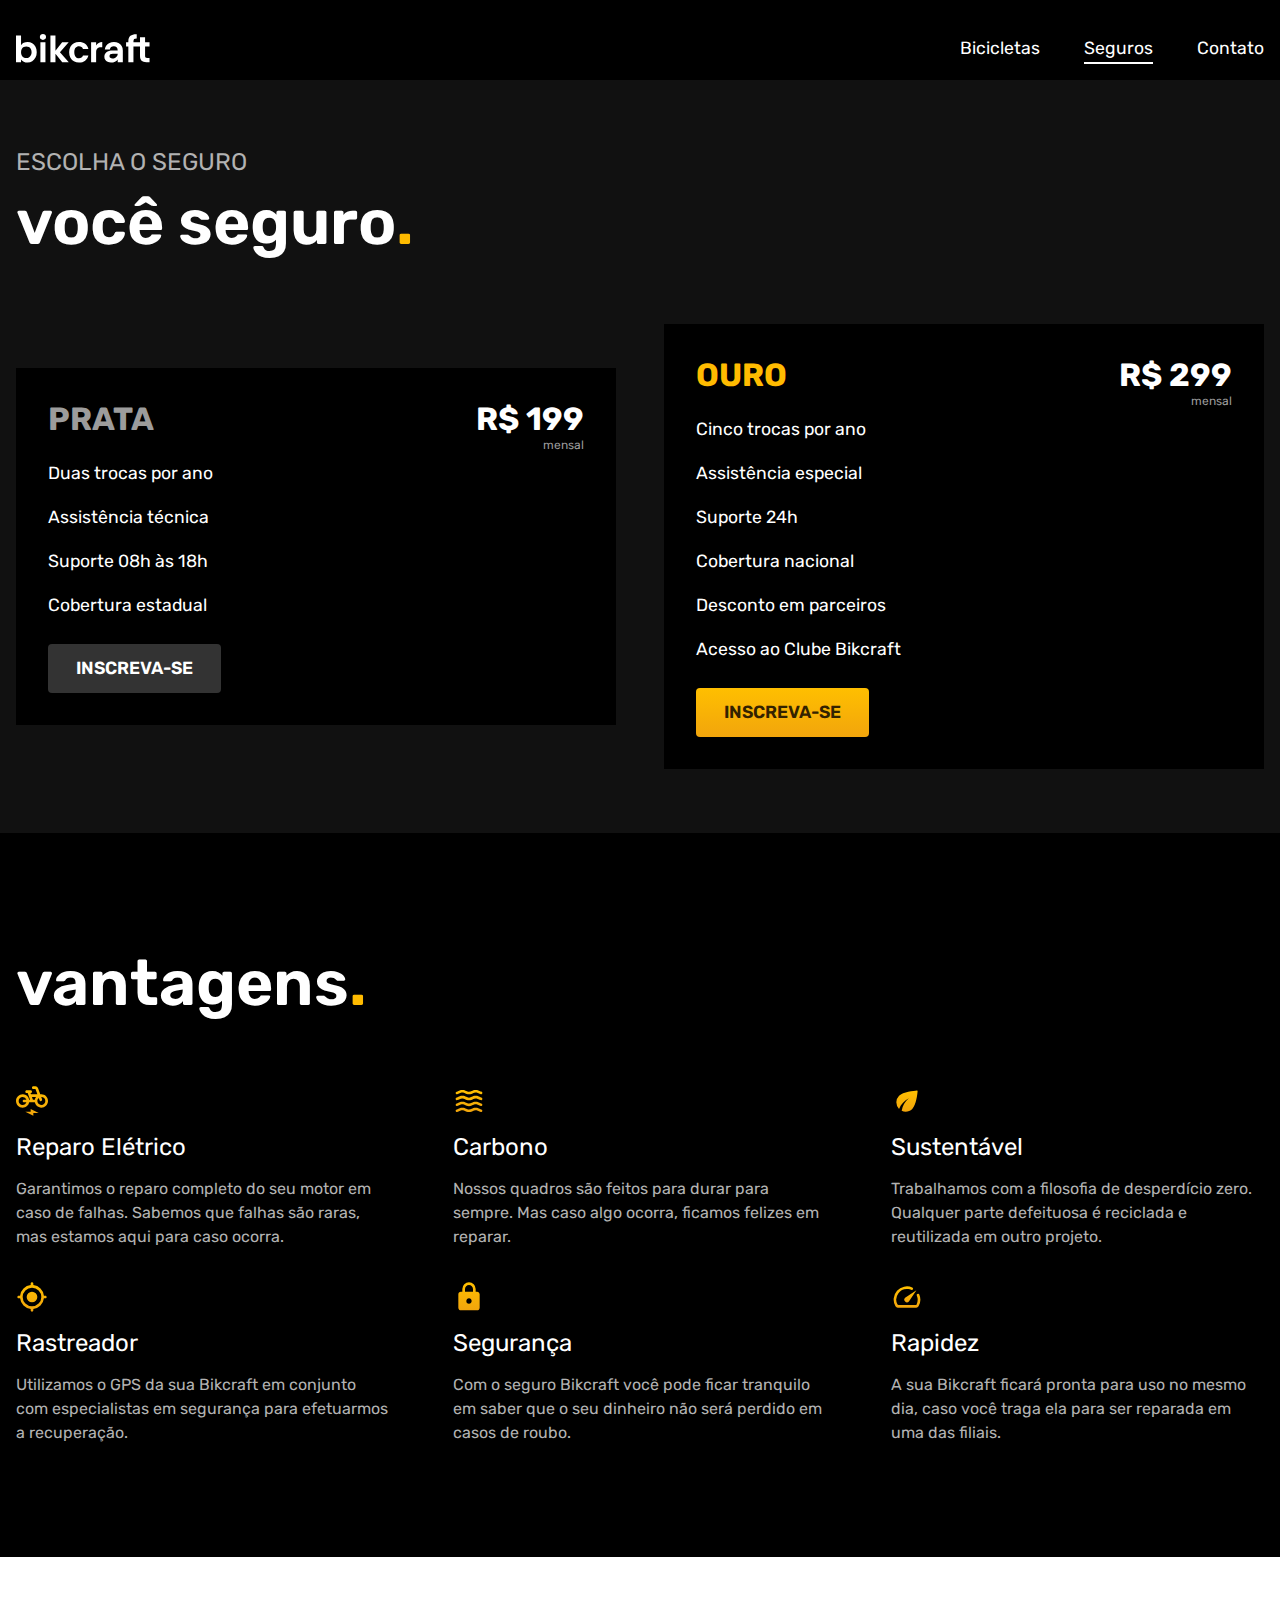
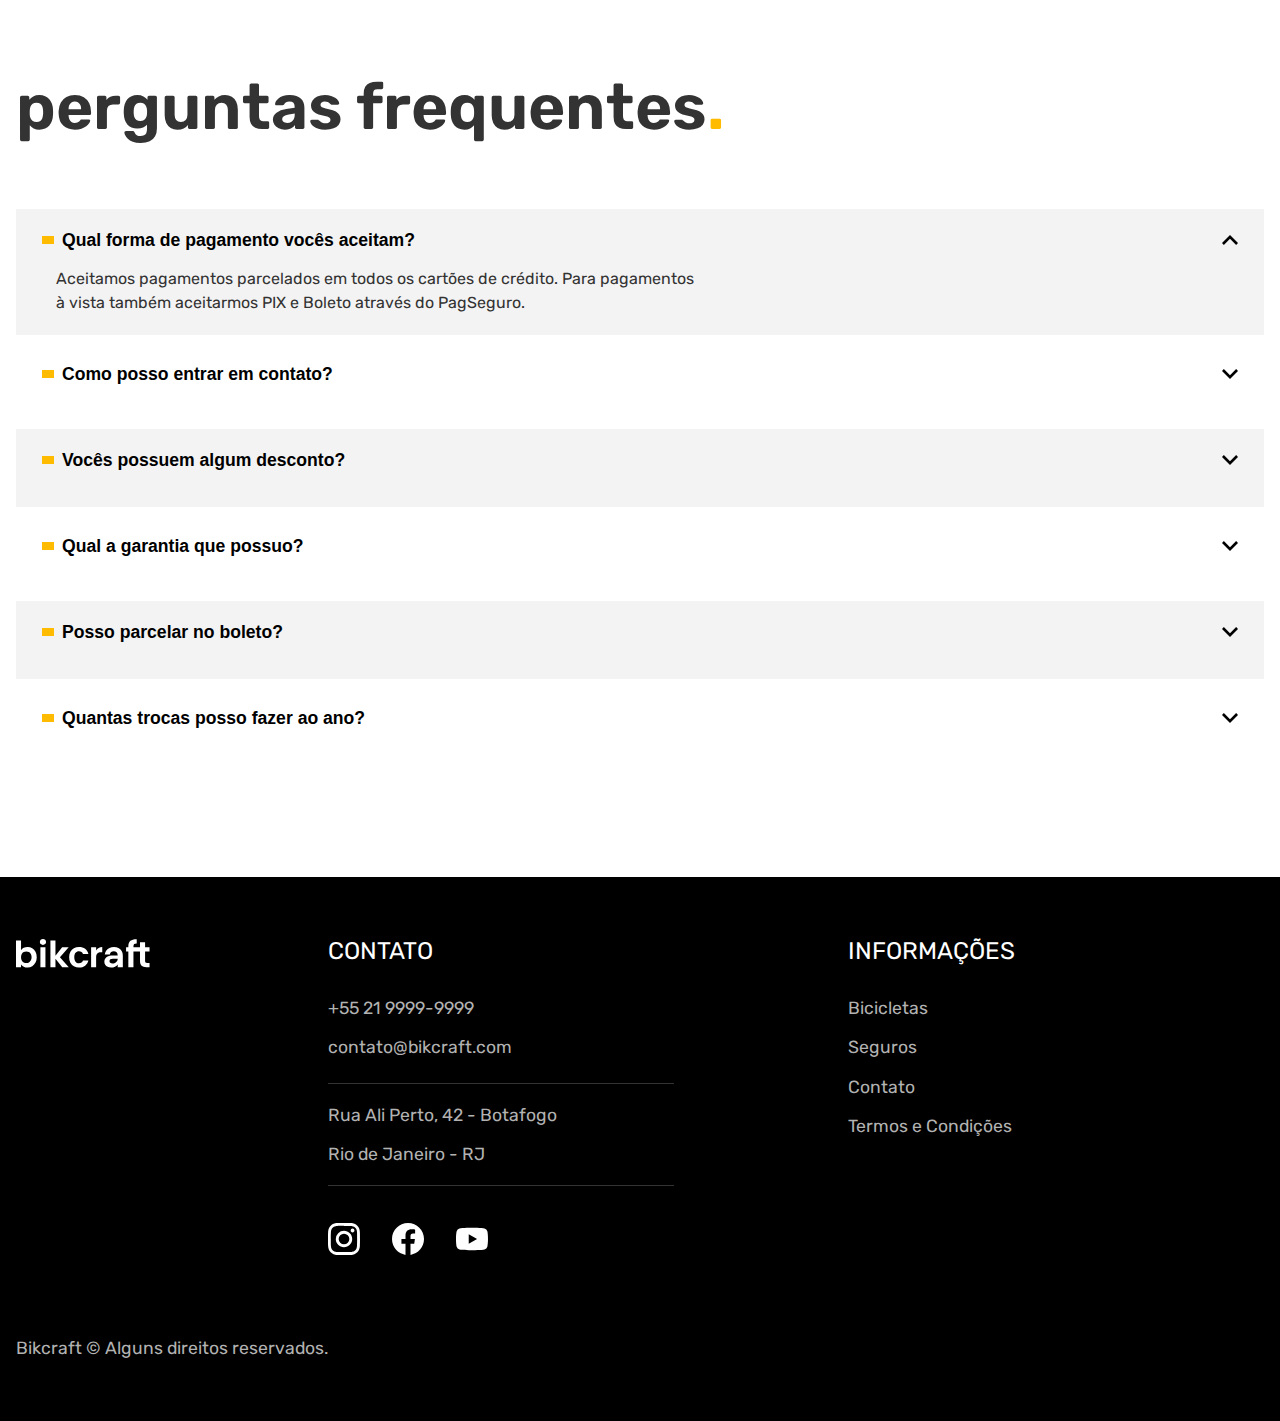
<file: seguros.html>
<!DOCTYPE html>
<html lang="pt-br">

<head>
  <meta charset="UTF-8">
  <meta name="viewport" content="width-device-width, initial-scale=1.0">
  <title>(BETA) Seguros | Bikcraft</title>
  <meta name="description" content="">
  <link rel="icon" href="./img/eletrica.svg" type="image/svg+xml">
  <link rel="preload" href="./css/style.css" as="style">
  <link rel="stylesheet" type="text/css" href="./css/style.css">
  <script>document.documentElement.className += " js";</script>
</head>

<body>
  <header class="header">
    <a href="./">
      <img src="./img/bikcraft.svg" alt="Bikcraft">
    </a>
    <nav aria-label="primaria">
      <button data-menu-mobile-button aria-controls="menu-mobile" aria-expanded="false">MENU</button>
      <div class="menu-mobile-container" data-menu-mobile-container>
        <ul class="header-menu" data-nav-detail data-menu-mobile-list id="menu-mobile">
          <li><a href="./bicicletas.html">Bicicletas</a></li>
          <li><a href="./seguros.html">Seguros</a></li>
          <li><a href="./contato.html">Contato</a></li>
        </ul>
      </div>
    </nav>
  </header>

  <main>
    <div class="container">
      <p class="texto">ESCOLHA O SEGURO</p>
      <h1 class="titulo">você seguro<span class="titulo-detalhe">.</span></h1>
    </div>
    <div class="seguros">
      <div class="seguros-prata fadeInLeft" data-anime="200">
        <h3>Prata</h3>
        <div>
          <span class="seguros-preço">R$ 199</span>
          <span class="seguros-mes">mensal</span>
        </div>
        <ul>
          <li>Duas trocas por ano</li>
          <li>Assistência técnica</li>
          <li>Suporte 08h às 18h</li>
          <li>Cobertura estadual</li>
        </ul>
        <a class="botao" href="./orcamento.html">Inscreva-se</a>
      </div>
      <div class="seguros-ouro fadeInRight" data-anime="400">
        <h3>Ouro</h3>
        <div>
          <span class="seguros-preço">R$ 299</span>
          <span class="seguros-mes">mensal</span>
        </div>
        <ul>
          <li>Cinco trocas por ano</li>
          <li>Assistência especial</li>
          <li>Suporte 24h</li>
          <li>Cobertura nacional</p>
          <li>Desconto em parceiros</li>
          <li>Acesso ao Clube Bikcraft</li>
        </ul>
        <a class="botao" href="./orcamento.html">Inscreva-se</a>
      </div>
    </div>
  </main>
  <article class="vantagem">
    <h2 class="titulo">vantagens<span class=titulo-detalhe>.</span></h2>
    <ul>
      <li>
        <img src="./img/eletrica.svg" alt="">
        <h3>Reparo Elétrico</h3>
        <p>Garantimos o reparo completo do seu motor em caso de falhas. Sabemos que falhas são raras, mas estamos aqui para caso ocorra.</p>
      </li>
      <li>
        <img src="./img/carbono.svg" alt="">
        <h3>Carbono</h3>
        <p>Nossos quadros são feitos para durar para sempre. Mas caso algo ocorra, ficamos felizes em reparar.</p>
      </li>
      <li>
        <img src="./img/sustentavel.svg" alt="">
        <h3>Sustentável</h3>
        <p>Trabalhamos com a filosofia de desperdício zero. Qualquer parte defeituosa é reciclada e reutilizada em outro projeto.</p>
      </li>
      <li>
        <img src="./img/rastreador.svg" alt="">
        <h3>Rastreador</h3>
        <p>Utilizamos o GPS da sua Bikcraft em conjunto com especialistas em segurança para efetuarmos a recuperação.</p>
      </li>
      <li>
        <img src="./img/seguro.svg" alt="">
        <h3>Segurança</h3>
        <p>Com o seguro Bikcraft você pode ficar tranquilo em saber que o seu dinheiro não será perdido em casos de roubo.</p>
      </li>
      <li>
        <img src="./img/velocidade.svg" alt="">
        <h3>Rapidez</h3>
        <p>A sua Bikcraft ficará pronta para uso no mesmo dia, caso você traga ela para ser reparada em uma das filiais.</p>
      </li>
    </ul>
  </article>
  <article class="faq">
    <h2 class="titulo">perguntas frequentes<span class="titulo-detalhe">.</span></h2>
    <dl data-accordion-nav>
      <div>
        <dt><button aria-controls="pergunta1" aria-expanded="true">Qual forma de pagamento vocês aceitam?</button></dt>
        <dd id="pergunta1">Aceitamos pagamentos parcelados em todos os cartões de crédito. Para pagamentos à vista também aceitarmos PIX e Boleto através do PagSeguro.</dd>
      </div>
      <div>
        <dt><button aria-controls="pergunta2" aria-expanded="false">Como posso entrar em contato?</button></dt>
        <dd id="pergunta2">A maneira mais rápida é através do nosso telefone de atendimento ao cliente, que está disponível de segunda a sexta-feira das 9h às 18h. </dd>
      </div>
      <div>
        <dt><button aria-controls="pergunta3" aria-expanded="false">Vocês possuem algum desconto?</button></dt>
        <dd id="pergunta3">Para saber mais sobre os nossos descontos e promoções atuais, fique atento às nossas redes sociais e também à seção de ofertas em nosso site.</dd>
      </div>
      <div>
        <dt><button aria-controls="pergunta4" aria-expanded="false">Qual a garantia que possuo?</button></dt>
        <dd id="pergunta4"> Em geral, oferecemos garantia contra defeitos de fabricação por um período de 90 dias a partir da data da compra. </dd>
      </div>
      <div>
        <dt><button aria-controls="pergunta5" aria-expanded="false">Posso parcelar no boleto?</button></dt>
        <dd id="pergunta5">Infelizmente, não é possível parcelar no boleto bancário. O parcelamento é uma opção oferecida apenas para pagamentos realizados com cartão de crédito.</dd>
      </div>
      <div>
        <dt><button aria-controls="pergunta6" aria-expanded="false">Quantas trocas posso fazer ao ano?</button></dt>
        <dd id="pergunta6">Garantimos o direito de realizar trocas em caso de defeito no produto ou arrependimento da compra, dentro do prazo de 7 dias após o recebimento. </dd>
      </div>
    </dl>
  </article>
  <footer class="footer">
    <img class="footer-logo" src="./img/bikcraft.svg" alt="Bikcraft">
    <div>
      <h3>Contato</h3>
      <ul class="footer-contato">
        <li><a href="tel:+552199999999">+55 21 9999-9999</a></li>
        <li><a class="footer-email" href="mailto:contato@bikcraft.com">contato@bikcraft.com</a></li>
        <li>Rua Ali Perto, 42 - Botafogo</li>
        <li>Rio de Janeiro - RJ</li>
      </ul>
      <ul class="footer-redes">
        <li><a href="./"><img src="./img/instagram.svg" alt=""></a></li>
        <li><a href="./"><img src="./img/facebook.svg" alt=""></a></li>
        <li><a href="./"><img src="./img/youtube.svg" alt=""></a></li>
      </ul>
    </div>
    <div>
      <h3>Informações</h3>
      <nav>
        <ul class="footer-informacoes">
          <li><a href="./bicicletas.html">Bicicletas</a></li>
          <li><a href="./seguros.html">Seguros</a></li>
          <li><a href="./contato.html">Contato</a></li>
          <li><a href="./termos.html">Termos e Condições</a></li>
        </ul>
      </nav>
    </div>
    <p class="footer-copy">Bikcraft © Alguns direitos reservados.</p>
  </footer>

  <script src="./js/plugins/simple-anime.js"></script>
  <script type="module" src="./js/script.js"></script>
</body>

</html>
</file>
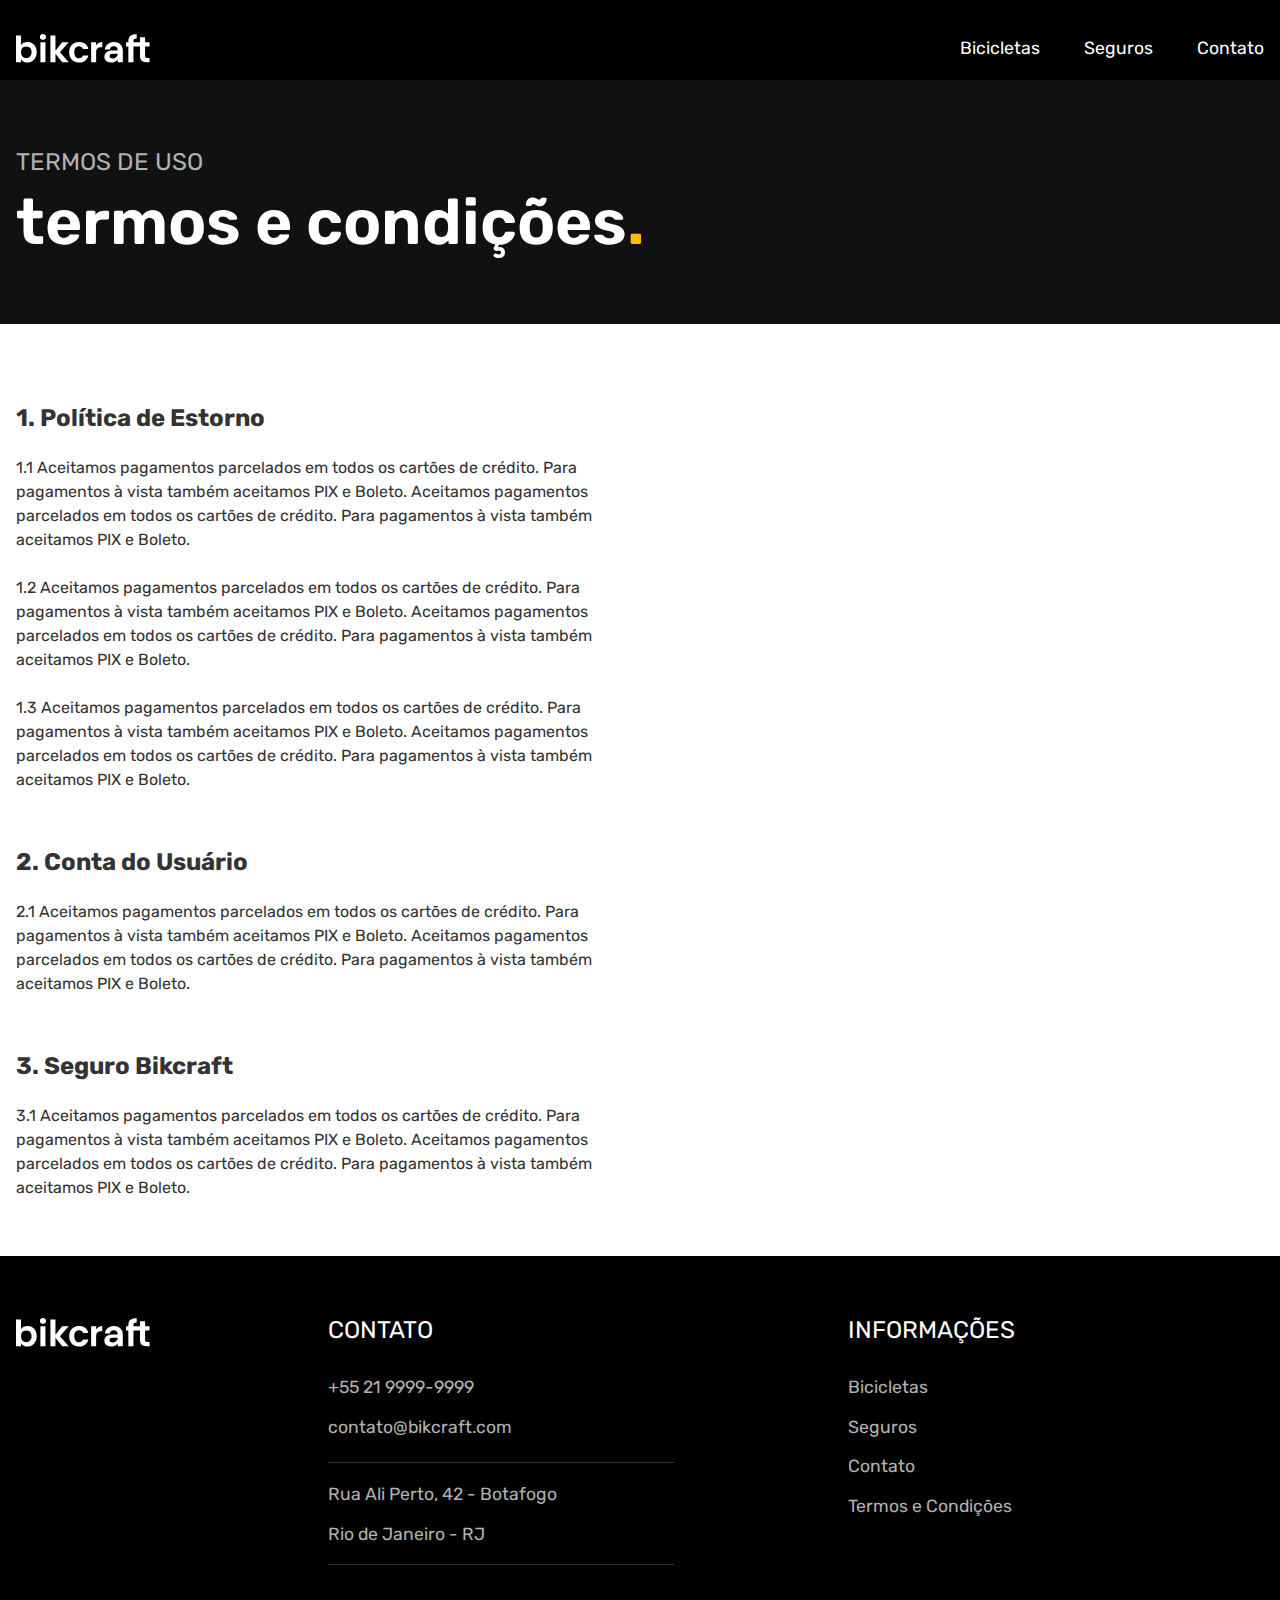
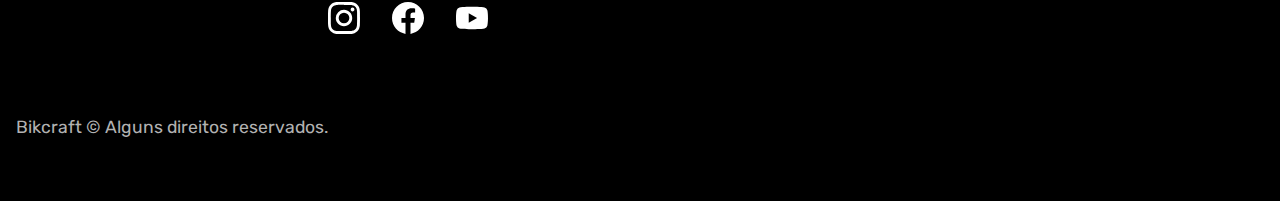
<file: termos.html>
<!DOCTYPE html>
<html lang="pt-br">

<head>
  <meta charset="UTF-8">
  <meta name="viewport" content="width-device-width, initial-scale=1.0">
  <title>(BETA) Termos e Condições | Bikcraft</title>
  <meta name="description" content="">
  <link rel="icon" href="./img/eletrica.svg" type="image/svg+xml">
  <link rel="preload" href="./css/style.css" as="style">
  <link rel="stylesheet" type="text/css" href="./css/style.css">
  <script>document.documentElement.className += " js";</script>
</head>

<body>
  <header class="header">
    <a href="./">
      <img src="./img/bikcraft.svg" alt="Bikcraft">
    </a>
    <nav aria-label="primaria">
      <button data-menu-mobile-button aria-controls="menu-mobile" aria-expanded="false">MENU</button>
      <div class="menu-mobile-container" data-menu-mobile-container>
        <ul class="header-menu" data-menu-mobile-list id="menu-mobile">
          <li><a href="./bicicletas.html">Bicicletas</a></li>
          <li><a href="./seguros.html">Seguros</a></li>
          <li><a href="./contato.html">Contato</a></li>
        </ul>
      </div>
    </nav>
  </header>

  <main>
    <div class="container">
      <p class="texto">TERMOS DE USO</p>
      <h1 class="titulo">termos e condições<span class="titulo-detalhe">.</span></h1>
    </div>
    <div class="termos-conteudo">
      <h2>1. Política de Estorno</h2>
      <p class="termos-item2">1.1 Aceitamos pagamentos parcelados em todos os cartões de crédito. Para pagamentos à vista também aceitamos PIX e Boleto. Aceitamos pagamentos parcelados em todos os cartões de crédito. Para pagamentos à vista também aceitamos PIX e Boleto.</p>
      <p class="termos-item2">1.2 Aceitamos pagamentos parcelados em todos os cartões de crédito. Para pagamentos à vista também aceitamos PIX e Boleto. Aceitamos pagamentos parcelados em todos os cartões de crédito. Para pagamentos à vista também aceitamos PIX e Boleto.</p>
      <p class="termos-item">1.3 Aceitamos pagamentos parcelados em todos os cartões de crédito. Para pagamentos à vista também aceitamos PIX e Boleto. Aceitamos pagamentos parcelados em todos os cartões de crédito. Para pagamentos à vista também aceitamos PIX e Boleto.</p>

      <h2>2. Conta do Usuário</h2>
      <p class="termos-item">2.1 Aceitamos pagamentos parcelados em todos os cartões de crédito. Para pagamentos à vista também aceitamos PIX e Boleto. Aceitamos pagamentos parcelados em todos os cartões de crédito. Para pagamentos à vista também aceitamos PIX e Boleto.</p>

      <h2>3. Seguro Bikcraft</h2>
      <p class="termos-item">3.1 Aceitamos pagamentos parcelados em todos os cartões de crédito. Para pagamentos à vista também aceitamos PIX e Boleto. Aceitamos pagamentos parcelados em todos os cartões de crédito. Para pagamentos à vista também aceitamos PIX e Boleto.</p>
    </div>
  </main>

  <footer class="footer">
    <img class="footer-logo" src="./img/bikcraft.svg" alt="Bikcraft">
    <div>
      <h3>Contato</h3>
      <ul class="footer-contato">
        <li><a href="tel:+552199999999">+55 21 9999-9999</a></li>
        <li><a class="footer-email" href="mailto:contato@bikcraft.com">contato@bikcraft.com</a></li>
        <li>Rua Ali Perto, 42 - Botafogo</li>
        <li>Rio de Janeiro - RJ</li>
      </ul>
      <ul class="footer-redes">
        <li><a href="./"><img src="./img/instagram.svg" alt=""></a></li>
        <li><a href="./"><img src="./img/facebook.svg" alt=""></a></li>
        <li><a href="./"><img src="./img/youtube.svg" alt=""></a></li>
      </ul>
    </div>
    <div>
      <h3>Informações</h3>
      <nav>
        <ul class="footer-informacoes">
          <li><a href="./bicicletas.html">Bicicletas</a></li>
          <li><a href="./seguros.html">Seguros</a></li>
          <li><a href="./contato.html">Contato</a></li>
          <li><a href="./termos.html">Termos e Condições</a></li>
        </ul>
      </nav>
    </div>
    <p class="footer-copy">Bikcraft © Alguns direitos reservados.</p>
  </footer>

  <script type="module" src="./js/script.js"></script>
</body>

</html>
</file>
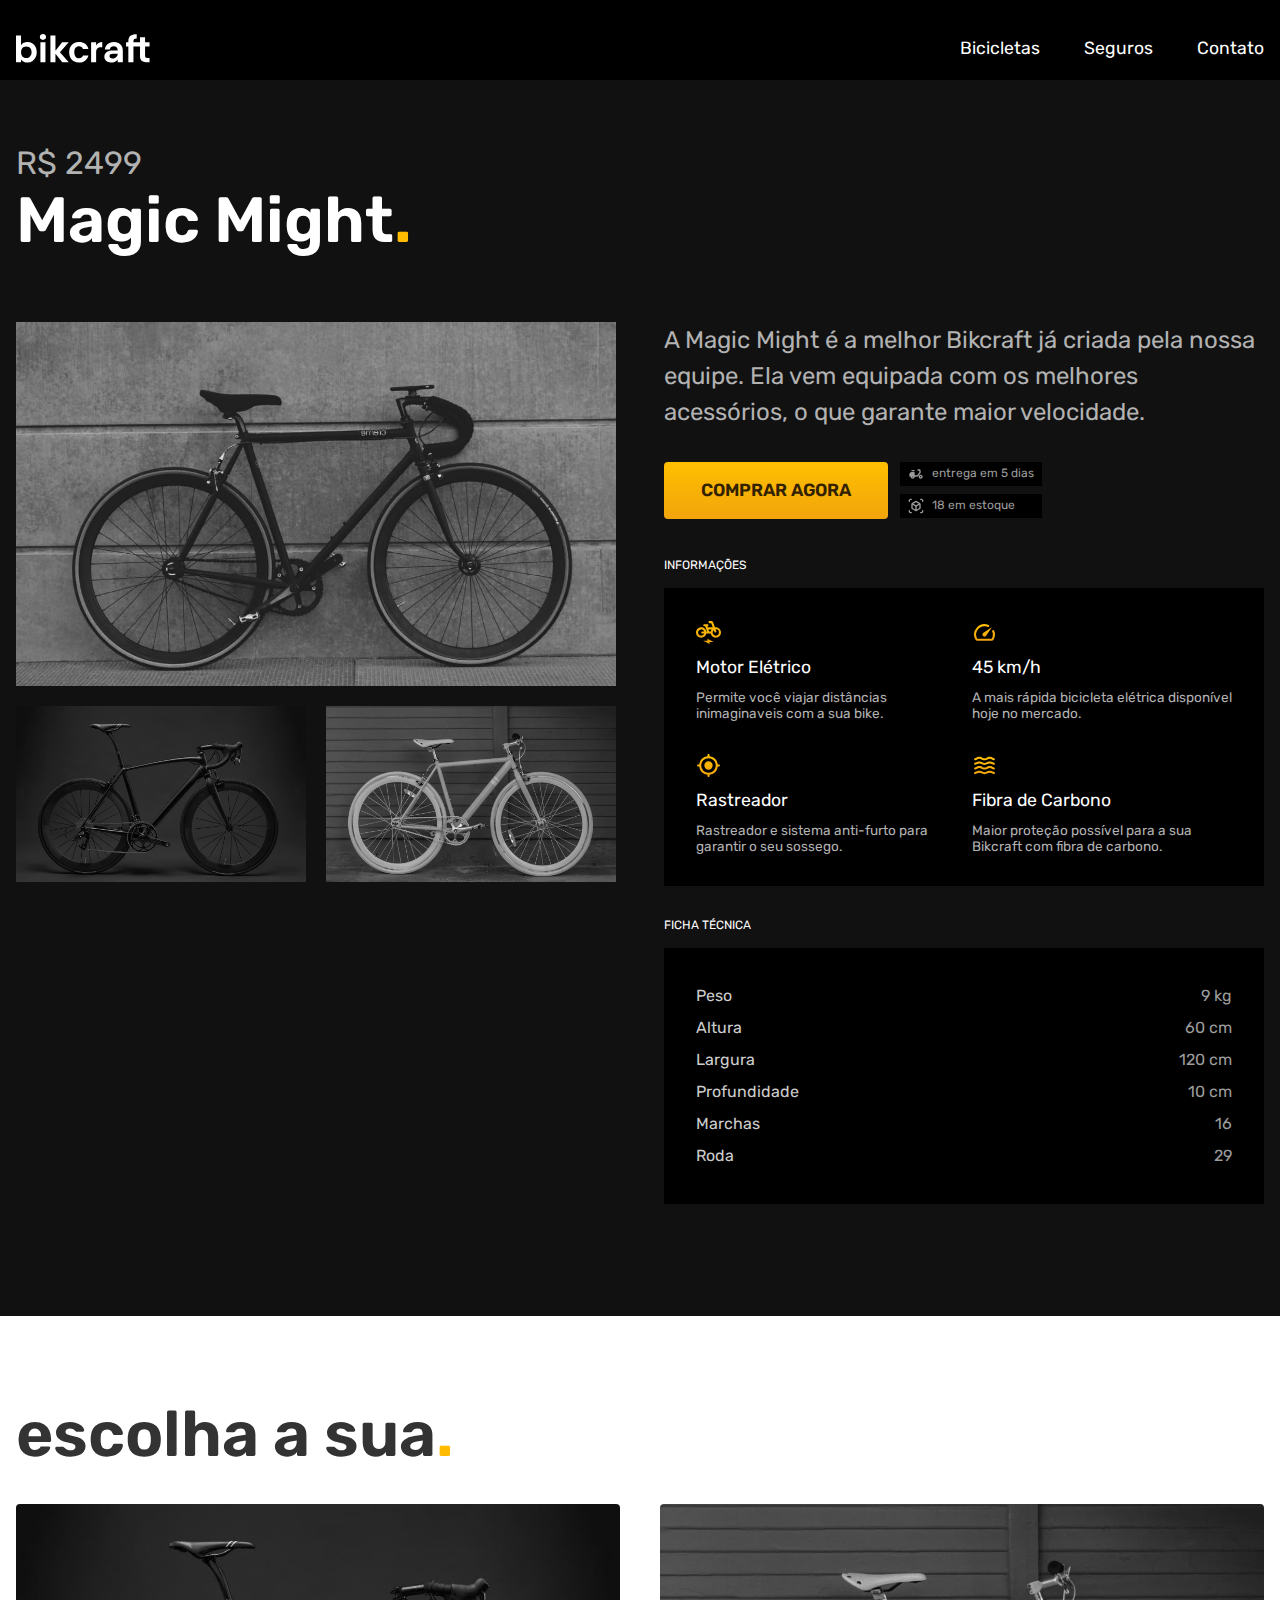
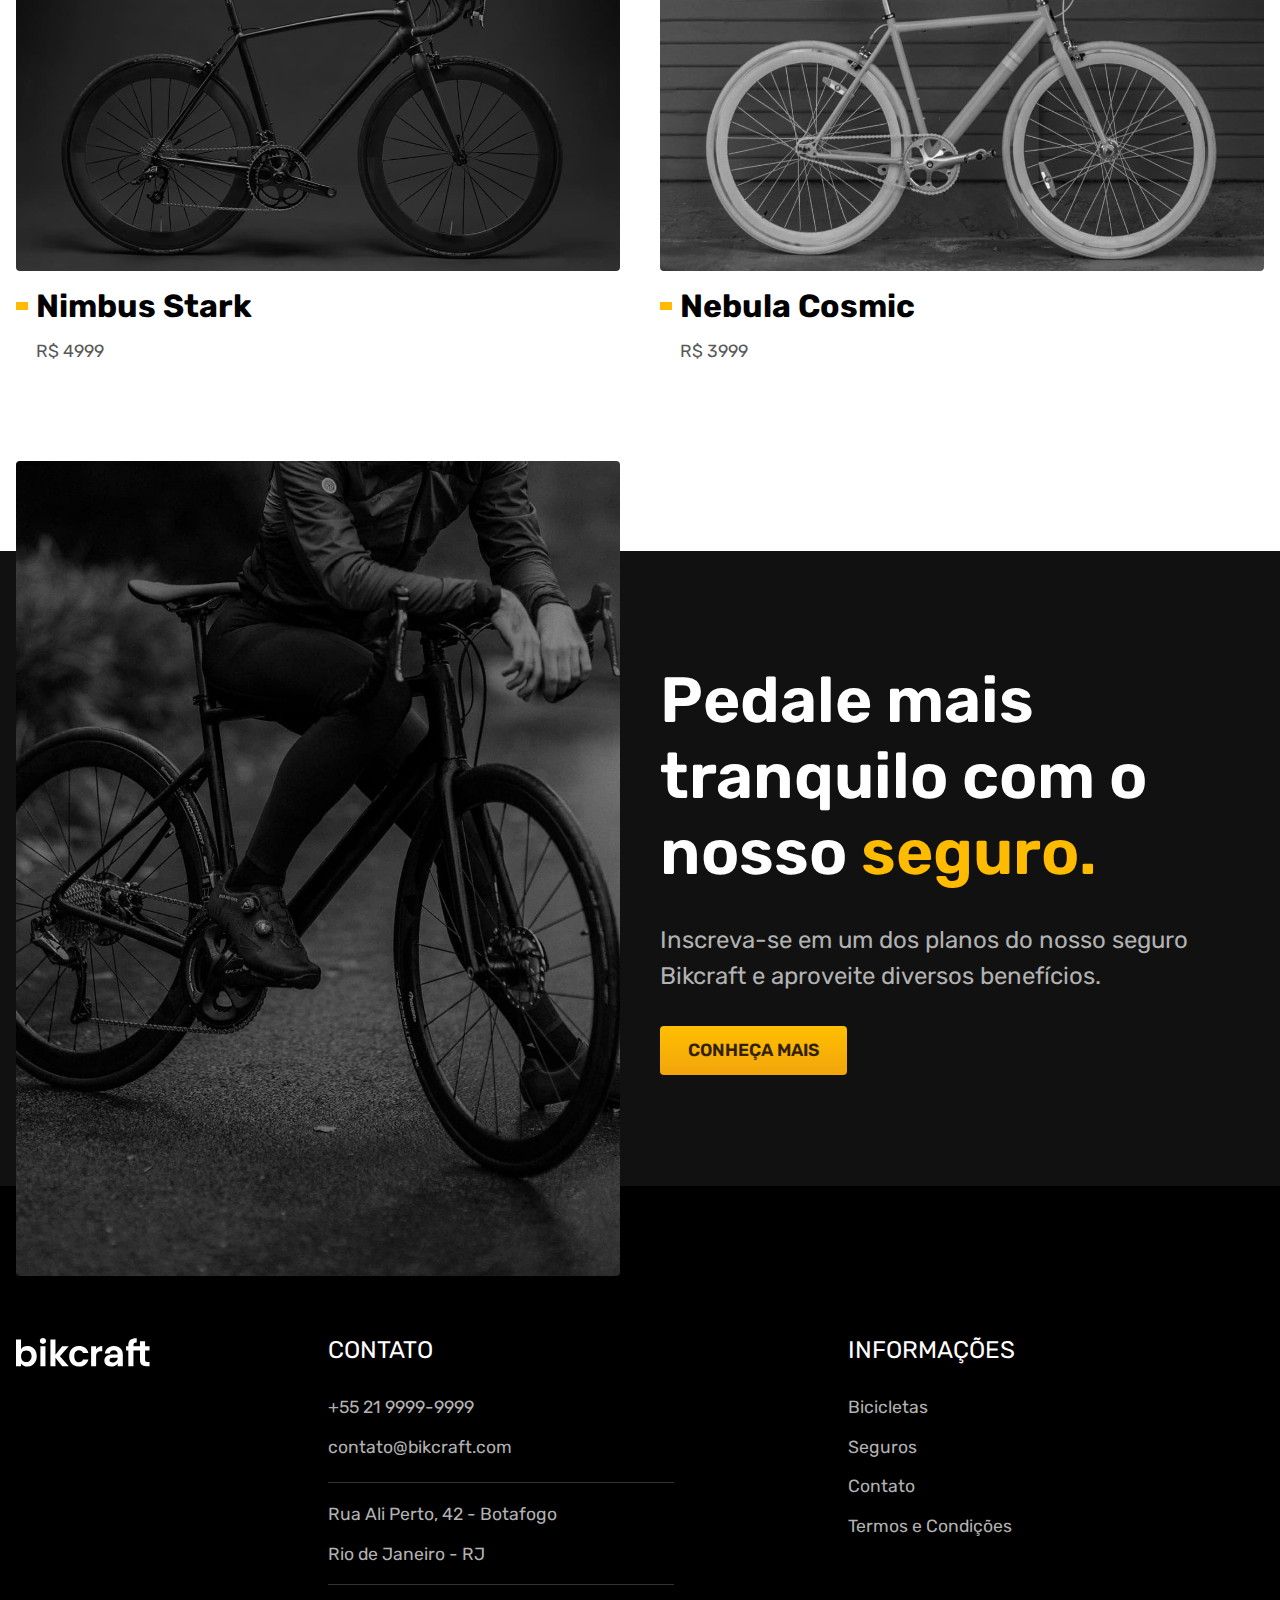
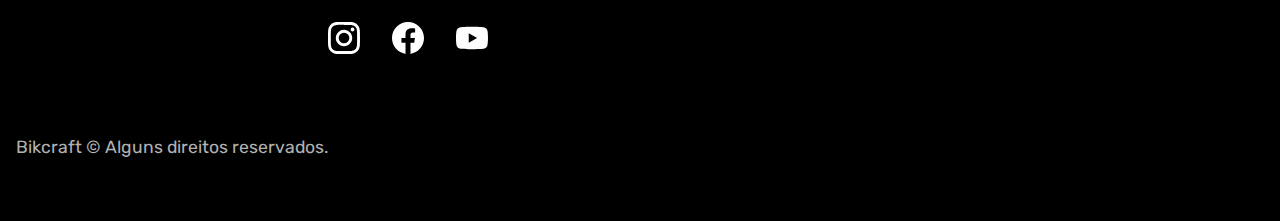
<file: bicicletas/magic.html>
<!DOCTYPE html>
<html lang="pt-br">

<head>
  <meta charset="UTF-8">
  <meta name="viewport" content="width-device-width, initial-scale=1.0">
  <title>(BETA) Magic | Bikcraft</title>
  <meta name="description" content="">
  <link rel="icon" href="../img/eletrica.svg" type="image/svg+xml">
  <link rel="preload" href="../css/style.css" as="style">
  <link rel="stylesheet" type="text/css" href="../css/style.css">
  <script>document.documentElement.className += " js";</script>
</head>

<body>
  <header class="header">
    <a href="../">
      <img src="../img/bikcraft.svg" alt="Bikcraft">
    </a>
    <nav aria-label="primaria">
      <button data-menu-mobile-button aria-controls="menu-mobile" aria-expanded="false">MENU</button>
      <div class="menu-mobile-container" data-menu-mobile-container>
        <ul class="header-menu" data-menu-mobile-list id="menu-mobile">
          <li><a href="../bicicletas.html">Bicicletas</a></li>
          <li><a href="../seguros.html">Seguros</a></li>
          <li><a href="../contato.html">Contato</a></li>
        </ul>
      </div>
    </nav>
  </header>

  <main>
    <div class="container">
      <span class="texto-bicicletas">R$ 2499</span>
      <h1 class="titulo">Magic Might<span class="titulo-detalhe">.</span></h1>
    </div>
    <div class="bicicleta">
      <div class="bicicleta-imagem" data-gallery>
        <img src="../img/magic.jpg" alt="Bicicleta Nimbus Stark">
        <img src="../img/nimbus.jpg" alt="Bicicleta Magic Might">
        <img src="../img/nebula.jpg" alt="Bicicleta Nebula Storm">
      </div>
      <div class="bicicleta-conteudo">
        <p>A Magic Might é a melhor Bikcraft já criada pela nossa equipe. Ela vem equipada com os melhores acessórios, o que garante maior velocidade.</p>
        <div class="bicicleta-compra">
          <a class="botao" href="../orcamento.html">Comprar agora</a>
          <div>
            <span class="bicicleta-entrega"><img src="../img/entrega.svg" alt="">entrega em 5 dias</span>
            <span class="bicicleta-estoque"><img src="../img/estoque.svg" alt="">18 em estoque</span>
          </div>
        </div>
        <h2>informações</h2>
        <ul class="bicicleta-informacoes">
          <li>
            <img src="../img/eletrica.svg" alt="">
            <h3>Motor Elétrico</h3>
            Permite você viajar distâncias inimaginaveis com a sua bike.
          </li>
          <li>
            <img src="../img/velocidade.svg" alt="">
            <h3>45 km/h</h3>
            A mais rápida bicicleta elétrica disponível hoje no mercado.
          </li>
          <li>
            <img src="../img/rastreador.svg" alt="">
            <h3>Rastreador</h3>
            Rastreador e sistema anti-furto para garantir o seu sossego.
          </li>
          <li>
            <img src="../img/carbono.svg" alt="">
            <h3>Fibra de Carbono</h3>
            Maior proteção possível para a sua Bikcraft com fibra de carbono.
          </li>
        </ul>
        <h2>ficha técnica</h2>
        <ul class="bicicleta-ficha-tecnica">
          <li>Peso<span>9 kg</span></li>
          <li>Altura<span>60 cm</span></li>
          <li>Largura<span>120 cm</span></li>
          <li>Profundidade<span>10 cm</span></li>
          <li>Marchas<span>16</span></li>
          <li>Roda<span>29</span></li>
        </ul>
      </div>
    </div>
  </main>

  <article class="bicicletas">
    <h2 class="titulo">escolha a sua<span class="titulo-detalhe">.</span></h2>
    <ul>
      <li>
        <a href="../bicicletas/nimbus.html">
          <img src="../img/nimbus.jpg" alt="Bicicleta Magic Might">
          <h3>Nimbus Stark</h3>
          <span class="bicicletas-preço">R$ 4999</span>
        </a>
      </li>
      <li>
        <a href="../bicicletas/nebula.html">
          <img src="../img/nebula.jpg" alt="Bicicleta Nebula Cosmic">
          <h3>Nebula Cosmic</h3>
          <span class="bicicletas-preço">R$ 3999</span>
        </a>
      </li>
    </ul>
  </article>

  <article class="seguro">
    <div class="seguro-imagem">
      <img src="../img/seguros.jpg" alt="Homem pedalando">
    </div>
    <div class="seguro-conteudo">
      <h2 class="titulo">Pedale mais tranquilo com o nosso <span class="titulo-detalhe">seguro.</span></h2>
      <p>Inscreva-se em um dos planos do nosso seguro Bikcraft e aproveite diversos benefícios.</p>
      <a class="botao" href="../seguros.html">Conheça mais</a>
    </div>
  </article>

  <footer class="footer">
    <img class="footer-logo" src="../img/bikcraft.svg" alt="Bikcraft">
    <div>
      <h3>Contato</h3>
      <ul class="footer-contato">
        <li><a href="tel:+552199999999">+55 21 9999-9999</a></li>
        <li><a class="footer-email" href="mailto:contato@bikcraft.com">contato@bikcraft.com</a></li>
        <li>Rua Ali Perto, 42 - Botafogo</li>
        <li>Rio de Janeiro - RJ</li>
      </ul>
      <ul class="footer-redes">
        <li><a href="../"><img src="../img/instagram.svg" alt=""></a></li>
        <li><a href="../"><img src="../img/facebook.svg" alt=""></a></li>
        <li><a href="../"><img src="../img/youtube.svg" alt=""></a></li>
      </ul>
    </div>
    <div>
      <h3>Informações</h3>
      <nav>
        <ul class="footer-informacoes">
          <li><a href="../bicicletas.html">Bicicletas</a></li>
          <li><a href="../seguros.html">Seguros</a></li>
          <li><a href="../contato.html">Contato</a></li>
          <li><a href="../termos.html">Termos e Condições</a></li>
        </ul>
      </nav>
    </div>
    <p class="footer-copy">Bikcraft © Alguns direitos reservados.</p>
  </footer>
  <script type="module" src="../js/script.js"></script>
</body>

</html>
</file>
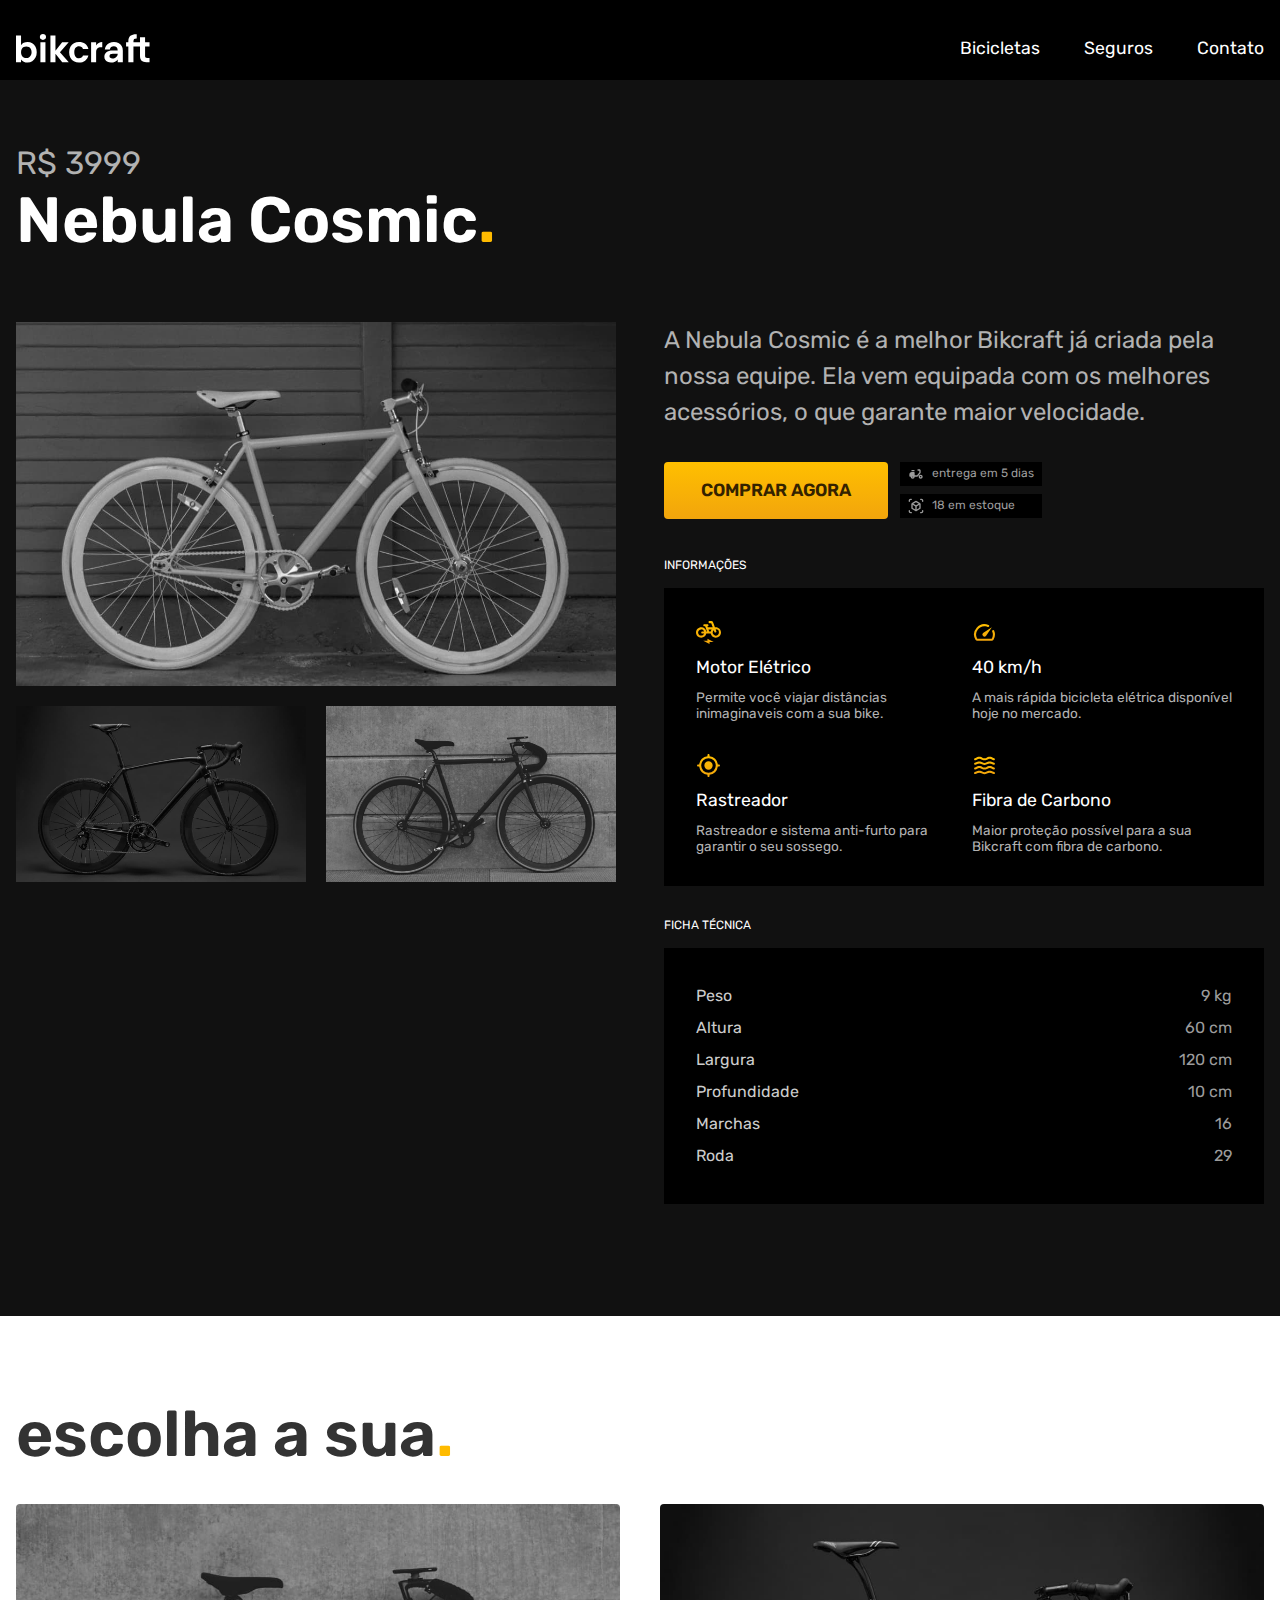
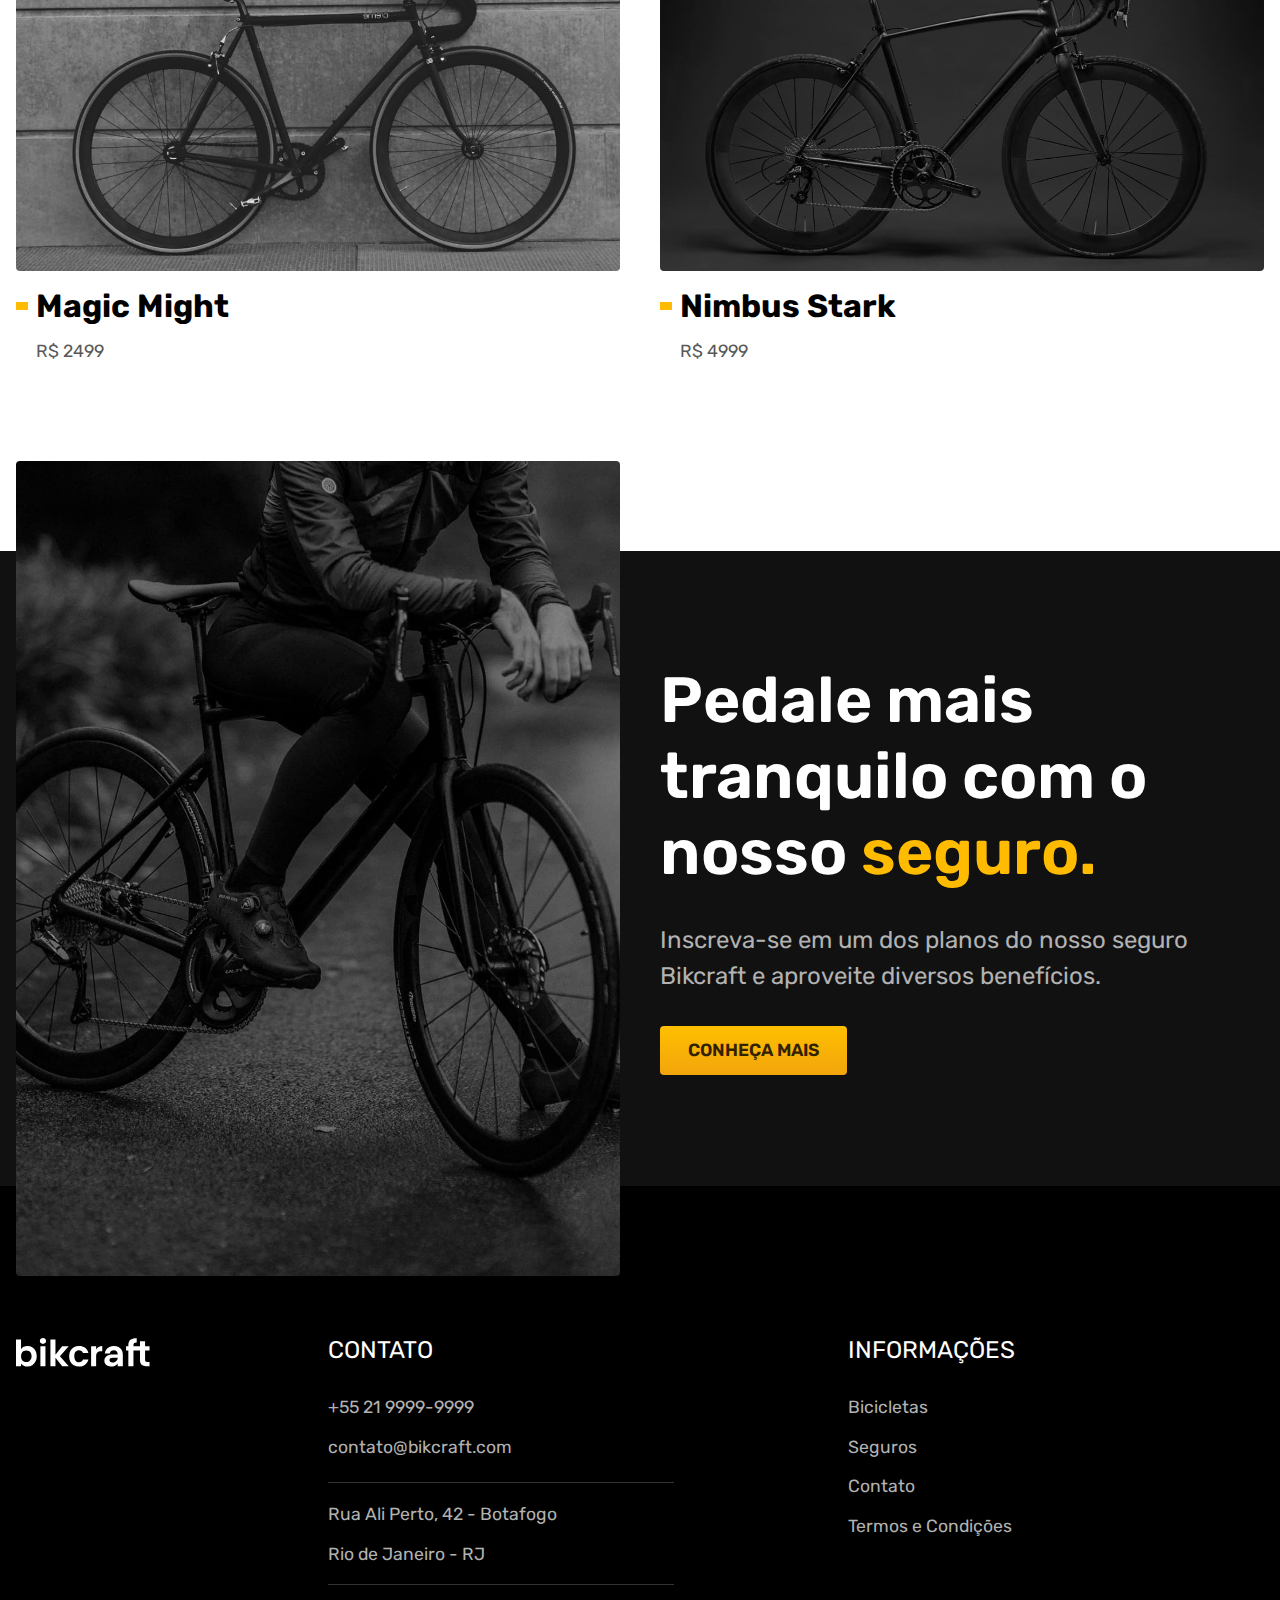
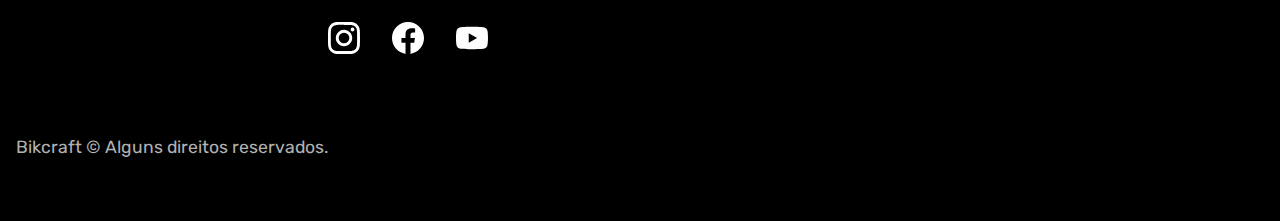
<file: bicicletas/nebula.html>
<!DOCTYPE html>
<html lang="pt-br">

<head>
  <meta charset="UTF-8">
  <meta name="viewport" content="width-device-width, initial-scale=1.0">
  <title>(BETA) Nebula | Bikcraft</title>
  <meta name="description" content="">
  <link rel="icon" href="../img/eletrica.svg" type="image/svg+xml">
  <link rel="preload" href="../css/style.css" as="style">
  <link rel="stylesheet" type="text/css" href="../css/style.css">
  <script>document.documentElement.className += " js";</script>
</head>

<body>
  <header class="header">
    <a href="../">
      <img src="../img/bikcraft.svg" alt="Bikcraft">
    </a>
    <nav aria-label="primaria">
      <button data-menu-mobile-button aria-controls="menu-mobile" aria-expanded="false">MENU</button>
      <div class="menu-mobile-container" data-menu-mobile-container>
        <ul class="header-menu" data-menu-mobile-list id="menu-mobile">
          <li><a href="../bicicletas.html">Bicicletas</a></li>
          <li><a href="../seguros.html">Seguros</a></li>
          <li><a href="../contato.html">Contato</a></li>
        </ul>
      </div>
    </nav>
  </header>

  <main>
    <div class="container">
      <span class="texto-bicicletas">R$ 3999</span>
      <h1 class="titulo">Nebula Cosmic<span class="titulo-detalhe">.</span></h1>
    </div>
    <div class="bicicleta">
      <div class="bicicleta-imagem" data-gallery>
        <img src="../img/nebula.jpg" alt="Bicicleta Nimbus Stark">
        <img src="../img/nimbus.jpg" alt="Bicicleta Magic Might">
        <img src="../img/magic.jpg" alt="Bicicleta Nebula Storm">
      </div>
      <div class="bicicleta-conteudo">
        <p>A Nebula Cosmic é a melhor Bikcraft já criada pela nossa equipe. Ela vem equipada com os melhores acessórios, o que garante maior velocidade.</p>
        <div class="bicicleta-compra">
          <a class="botao" href="../orcamento.html">Comprar agora</a>
          <div>
            <span class="bicicleta-entrega"><img src="../img/entrega.svg" alt="">entrega em 5 dias</span>
            <span class="bicicleta-estoque"><img src="../img/estoque.svg" alt="">18 em estoque</span>
          </div>
        </div>
        <h2>informações</h2>
        <ul class="bicicleta-informacoes">
          <li>
            <img src="../img/eletrica.svg" alt="">
            <h3>Motor Elétrico</h3>
            Permite você viajar distâncias inimaginaveis com a sua bike.
          </li>
          <li>
            <img src="../img/velocidade.svg" alt="">
            <h3>40 km/h</h3>
            A mais rápida bicicleta elétrica disponível hoje no mercado.
          </li>
          <li>
            <img src="../img/rastreador.svg" alt="">
            <h3>Rastreador</h3>
            Rastreador e sistema anti-furto para garantir o seu sossego.
          </li>
          <li>
            <img src="../img/carbono.svg" alt="">
            <h3>Fibra de Carbono</h3>
            Maior proteção possível para a sua Bikcraft com fibra de carbono.
          </li>
        </ul>
        <h2>ficha técnica</h2>
        <ul class="bicicleta-ficha-tecnica">
          <li>Peso<span>9 kg</span></li>
          <li>Altura<span>60 cm</span></li>
          <li>Largura<span>120 cm</span></li>
          <li>Profundidade<span>10 cm</span></li>
          <li>Marchas<span>16</span></li>
          <li>Roda<span>29</span></li>
        </ul>
      </div>
    </div>
  </main>

  <article class="bicicletas">
    <h2 class="titulo">escolha a sua<span class="titulo-detalhe">.</span></h2>
    <ul>
      <li>
        <a href="../bicicletas/magic.html">
          <img src="../img/magic.jpg" alt="Bicicleta Magic Might">
          <h3>Magic Might</h3>
          <span class="bicicletas-preço">R$ 2499</span>
        </a>
      </li>
      <li>
        <a href="../bicicletas/nimbus.html">
          <img src="../img/nimbus.jpg" alt="Bicicleta Nebula Cosmic">
          <h3>Nimbus Stark</h3>
          <span class="bicicletas-preço">R$ 4999</span>
        </a>
      </li>
    </ul>
  </article>

  <article class="seguro">
    <div class="seguro-imagem">
      <img src="../img/seguros.jpg" alt="Homem pedalando">
    </div>
    <div class="seguro-conteudo">
      <h2 class="titulo">Pedale mais tranquilo com o nosso <span class="titulo-detalhe">seguro.</span></h2>
      <p>Inscreva-se em um dos planos do nosso seguro Bikcraft e aproveite diversos benefícios.</p>
      <a class="botao" href="../seguros.html">Conheça mais</a>
    </div>
  </article>

  <footer class="footer">
    <img class="footer-logo" src="../img/bikcraft.svg" alt="Bikcraft">
    <div>
      <h3>Contato</h3>
      <ul class="footer-contato">
        <li><a href="tel:+552199999999">+55 21 9999-9999</a></li>
        <li><a class="footer-email" href="mailto:contato@bikcraft.com">contato@bikcraft.com</a></li>
        <li>Rua Ali Perto, 42 - Botafogo</li>
        <li>Rio de Janeiro - RJ</li>
      </ul>
      <ul class="footer-redes">
        <li><a href="../"><img src="../img/instagram.svg" alt=""></a></li>
        <li><a href="../"><img src="../img/facebook.svg" alt=""></a></li>
        <li><a href="../"><img src="../img/youtube.svg" alt=""></a></li>
      </ul>
    </div>
    <div>
      <h3>Informações</h3>
      <nav>
        <ul class="footer-informacoes">
          <li><a href="../bicicletas.html">Bicicletas</a></li>
          <li><a href="../seguros.html">Seguros</a></li>
          <li><a href="../contato.html">Contato</a></li>
          <li><a href="../termos.html">Termos e Condições</a></li>
        </ul>
      </nav>
    </div>
    <p class="footer-copy">Bikcraft © Alguns direitos reservados.</p>
  </footer>
  <script type="module" src="../js/script.js"></script>
</body>

</html>
</file>
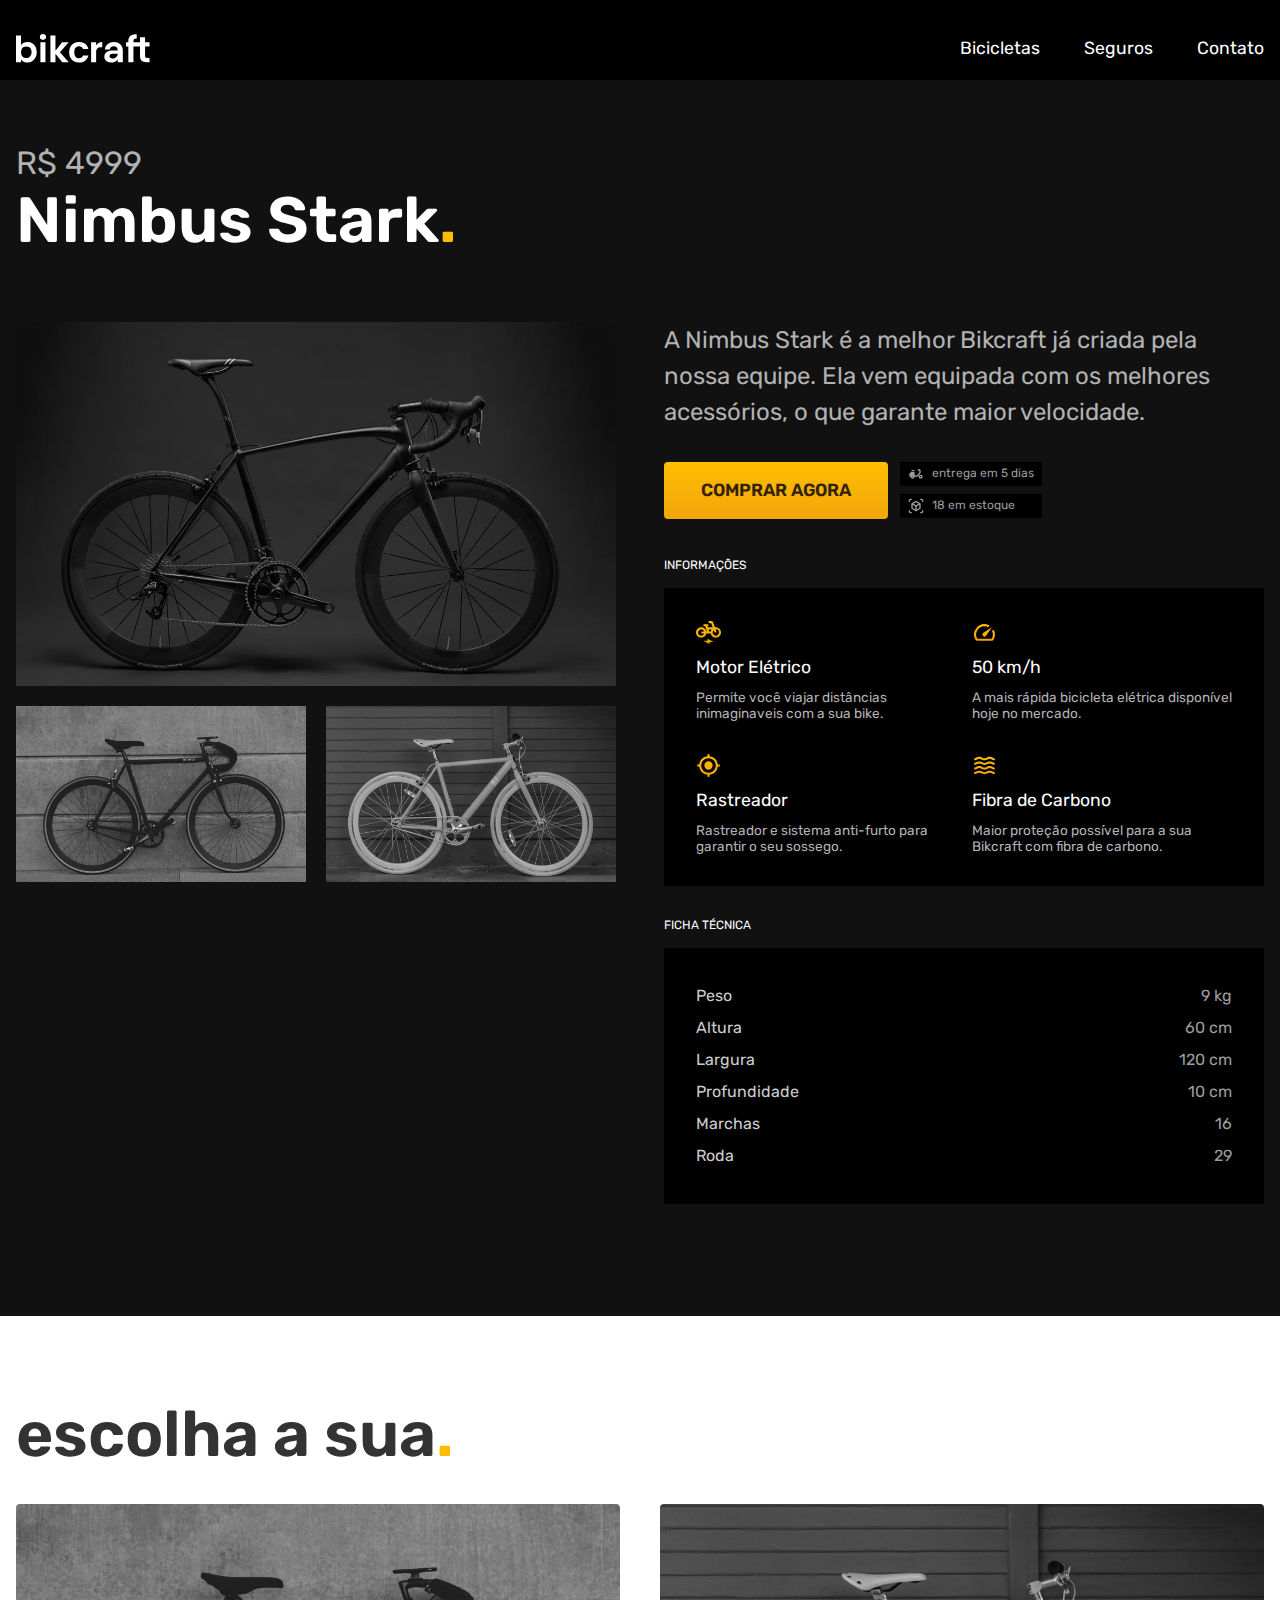
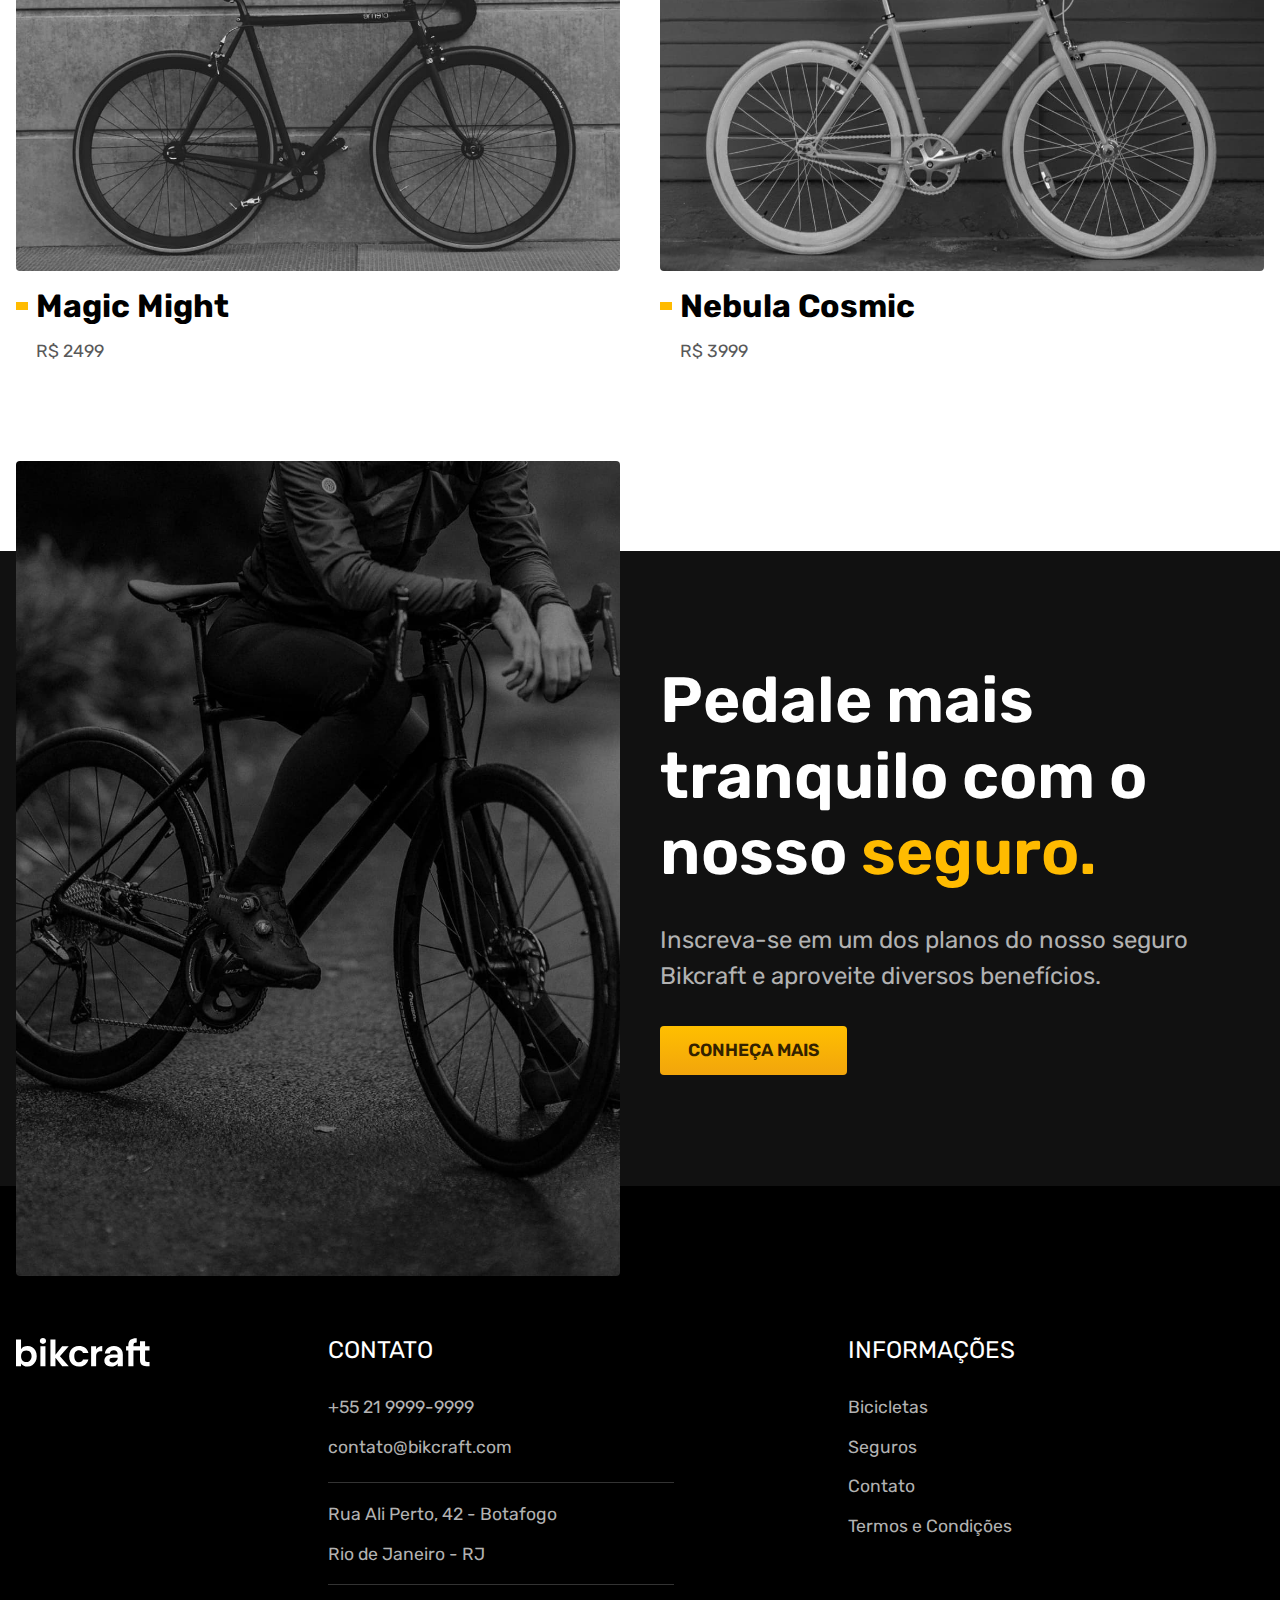
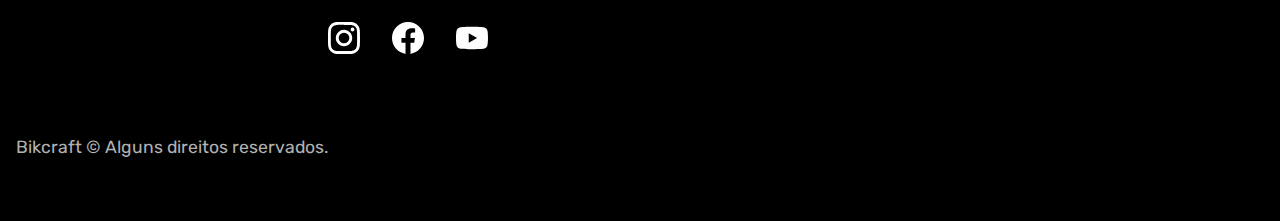
<file: bicicletas/nimbus.html>
<!DOCTYPE html>
<html lang="pt-br">

<head>
  <meta charset="UTF-8">
  <meta name="viewport" content="width-device-width, initial-scale=1.0">
  <title>(BETA) Nimbus | Bikcraft</title>
  <meta name="description" content="">
  <link rel="icon" href="../img/eletrica.svg" type="image/svg+xml">
  <link rel="preload" href="../css/style.css" as="style">
  <link rel="stylesheet" type="text/css" href="../css/style.css">
  <script>document.documentElement.className += " js";</script>
</head>

<body>
  <header class="header">
    <a href="../">
      <img src="../img/bikcraft.svg" alt="Bikcraft">
    </a>
    <nav aria-label="primaria">
      <button data-menu-mobile-button aria-controls="menu-mobile" aria-expanded="false">MENU</button>
      <div class="menu-mobile-container" data-menu-mobile-container>
        <ul class="header-menu" data-menu-mobile-list id="menu-mobile">
          <li><a href="../bicicletas.html">Bicicletas</a></li>
          <li><a href="../seguros.html">Seguros</a></li>
          <li><a href="../contato.html">Contato</a></li>
        </ul>
      </div>
    </nav>
  </header>

  <main>
    <div class="container">
      <span class="texto-bicicletas">R$ 4999</span>
      <h1 class="titulo">Nimbus Stark<span class="titulo-detalhe">.</span></h1>
    </div>
    <div class="bicicleta">
      <div class="bicicleta-imagem" data-gallery>
        <img src="../img/nimbus.jpg" alt="Bicicleta Nimbus Stark">
        <img src="../img/magic.jpg" alt="Bicicleta Magic Might">
        <img src="../img/nebula.jpg" alt="Bicicleta Nebula Storm">
      </div>
      <div class="bicicleta-conteudo">
        <p>A Nimbus Stark é a melhor Bikcraft já criada pela nossa equipe. Ela vem equipada com os melhores acessórios, o que garante maior velocidade.</p>
        <div class="bicicleta-compra">
          <a class="botao" href="../orcamento.html">Comprar agora</a>
          <div>
            <span class="bicicleta-entrega"><img src="../img/entrega.svg" alt="">entrega em 5 dias</span>
            <span class="bicicleta-estoque"><img src="../img/estoque.svg" alt="">18 em estoque</span>
          </div>
        </div>
        <h2>informações</h2>
        <ul class="bicicleta-informacoes">
          <li>
            <img src="../img/eletrica.svg" alt="">
            <h3>Motor Elétrico</h3>
            Permite você viajar distâncias inimaginaveis com a sua bike.
          </li>
          <li>
            <img src="../img/velocidade.svg" alt="">
            <h3>50 km/h</h3>
            A mais rápida bicicleta elétrica disponível hoje no mercado.
          </li>
          <li>
            <img src="../img/rastreador.svg" alt="">
            <h3>Rastreador</h3>
            Rastreador e sistema anti-furto para garantir o seu sossego.
          </li>
          <li>
            <img src="../img/carbono.svg" alt="">
            <h3>Fibra de Carbono</h3>
            Maior proteção possível para a sua Bikcraft com fibra de carbono.
          </li>
        </ul>
        <h2>ficha técnica</h2>
        <ul class="bicicleta-ficha-tecnica">
          <li>Peso<span>9 kg</span></li>
          <li>Altura<span>60 cm</span></li>
          <li>Largura<span>120 cm</span></li>
          <li>Profundidade<span>10 cm</span></li>
          <li>Marchas<span>16</span></li>
          <li>Roda<span>29</span></li>
        </ul>
      </div>
    </div>
  </main>

  <article class="bicicletas">
    <h2 class="titulo">escolha a sua<span class="titulo-detalhe">.</span></h2>
    <ul>
      <li>
        <a href="../bicicletas/magic.html">
          <img src="../img/magic.jpg" alt="Bicicleta Magic Might">
          <h3>Magic Might</h3>
          <span class="bicicletas-preço">R$ 2499</span>
        </a>
      </li>
      <li>
        <a href="../bicicletas/nebula.html">
          <img src="../img/nebula.jpg" alt="Bicicleta Nebula Cosmic">
          <h3>Nebula Cosmic</h3>
          <span class="bicicletas-preço">R$ 3999</span>
        </a>
      </li>
    </ul>
  </article>

  <article class="seguro">
    <div class="seguro-imagem">
      <img src="../img/seguros.jpg" alt="Homem pedalando">
    </div>
    <div class="seguro-conteudo">
      <h2 class="titulo">Pedale mais tranquilo com o nosso <span class="titulo-detalhe">seguro.</span></h2>
      <p>Inscreva-se em um dos planos do nosso seguro Bikcraft e aproveite diversos benefícios.</p>
      <a class="botao" href="../seguros.html">Conheça mais</a>
    </div>
  </article>

  <footer class="footer">
    <img class="footer-logo" src="../img/bikcraft.svg" alt="Bikcraft">
    <div>
      <h3>Contato</h3>
      <ul class="footer-contato">
        <li><a href="tel:+552199999999">+55 21 9999-9999</a></li>
        <li><a class="footer-email" href="mailto:contato@bikcraft.com">contato@bikcraft.com</a></li>
        <li>Rua Ali Perto, 42 - Botafogo</li>
        <li>Rio de Janeiro - RJ</li>
      </ul>
      <ul class="footer-redes">
        <li><a href="../"><img src="../img/instagram.svg" alt=""></a></li>
        <li><a href="../"><img src="../img/facebook.svg" alt=""></a></li>
        <li><a href="../"><img src="../img/youtube.svg" alt=""></a></li>
      </ul>
    </div>
    <div>
      <h3>Informações</h3>
      <nav>
        <ul class="footer-informacoes">
          <li><a href="../bicicletas.html">Bicicletas</a></li>
          <li><a href="../seguros.html">Seguros</a></li>
          <li><a href="../contato.html">Contato</a></li>
          <li><a href="../termos.html">Termos e Condições</a></li>
        </ul>
      </nav>
    </div>
    <p class="footer-copy">Bikcraft © Alguns direitos reservados.</p>
  </footer>
  <script type="module" src="../js/script.js"></script>
</body>

</html>
</file>
<file: css/style.css>
@import "./global/global.css";
@import "./global/header.css";
@import "./global/footer.css";
@import "./global/menu-mobile.css";

/* Utilidades */
@import "./utilidades/animacao.css";
@import "./utilidades/componentes.css";

/* Home */
@import "./home/introducao.css";
@import "./home/bicicletas.css";
@import "./home/tecnologia.css";
@import "./home/parceiros.css";
@import "./home/depoimento.css";
@import "./home/seguros.css";

/* Bicicletas */
@import "./bicicletas/bicicletas-lista.css";

/* Seguros */
@import "./seguros/vantagem.css";
@import "./seguros/faq.css";

/* Bicicleta */
@import "./nimbus/bicicleta.css";
@import "./nimbus/bicicletas-container.css";
@import "./nimbus/seguro.css";

/* Orçamento */
@import "./orcamento/orcamento.css";

/* Contato */
@import "./contato/contato.css";
@import "./contato/lojas.css";

/* Termos */
@import "./termos/termos.css";
</file>
